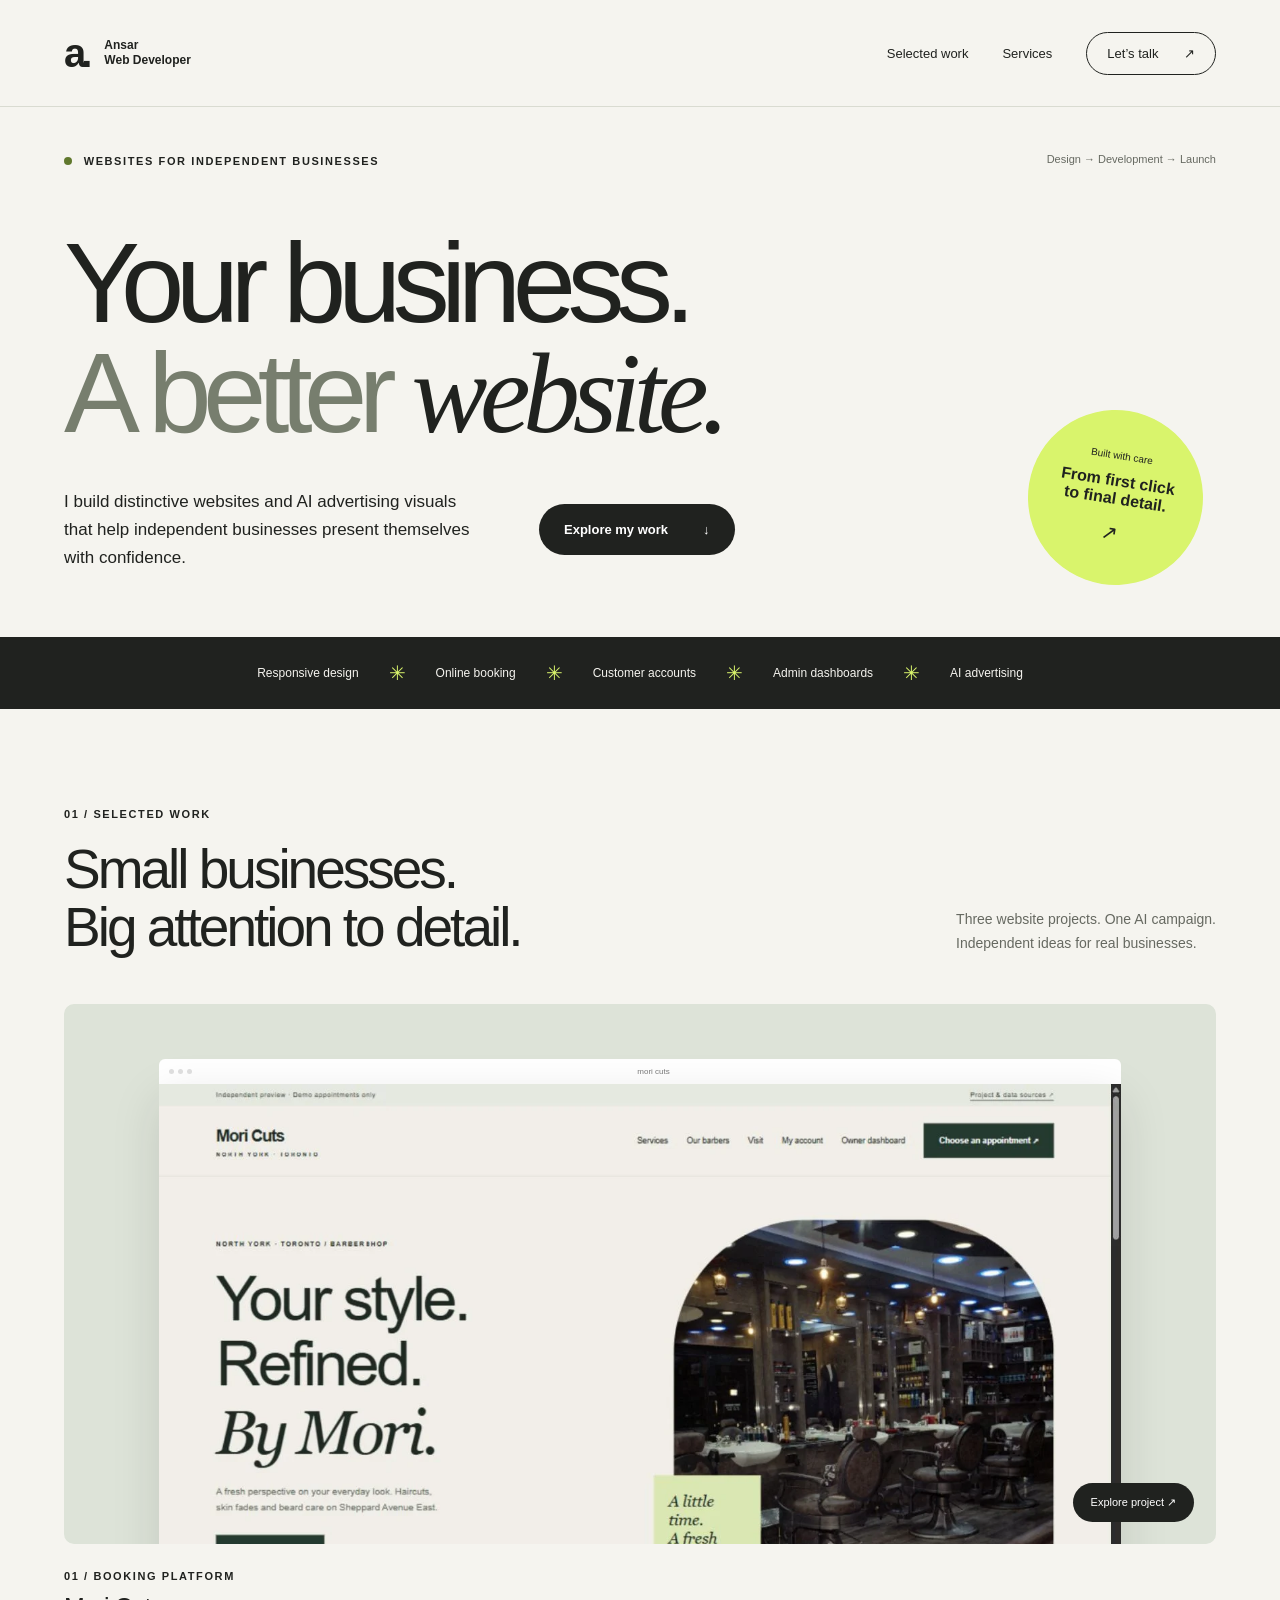
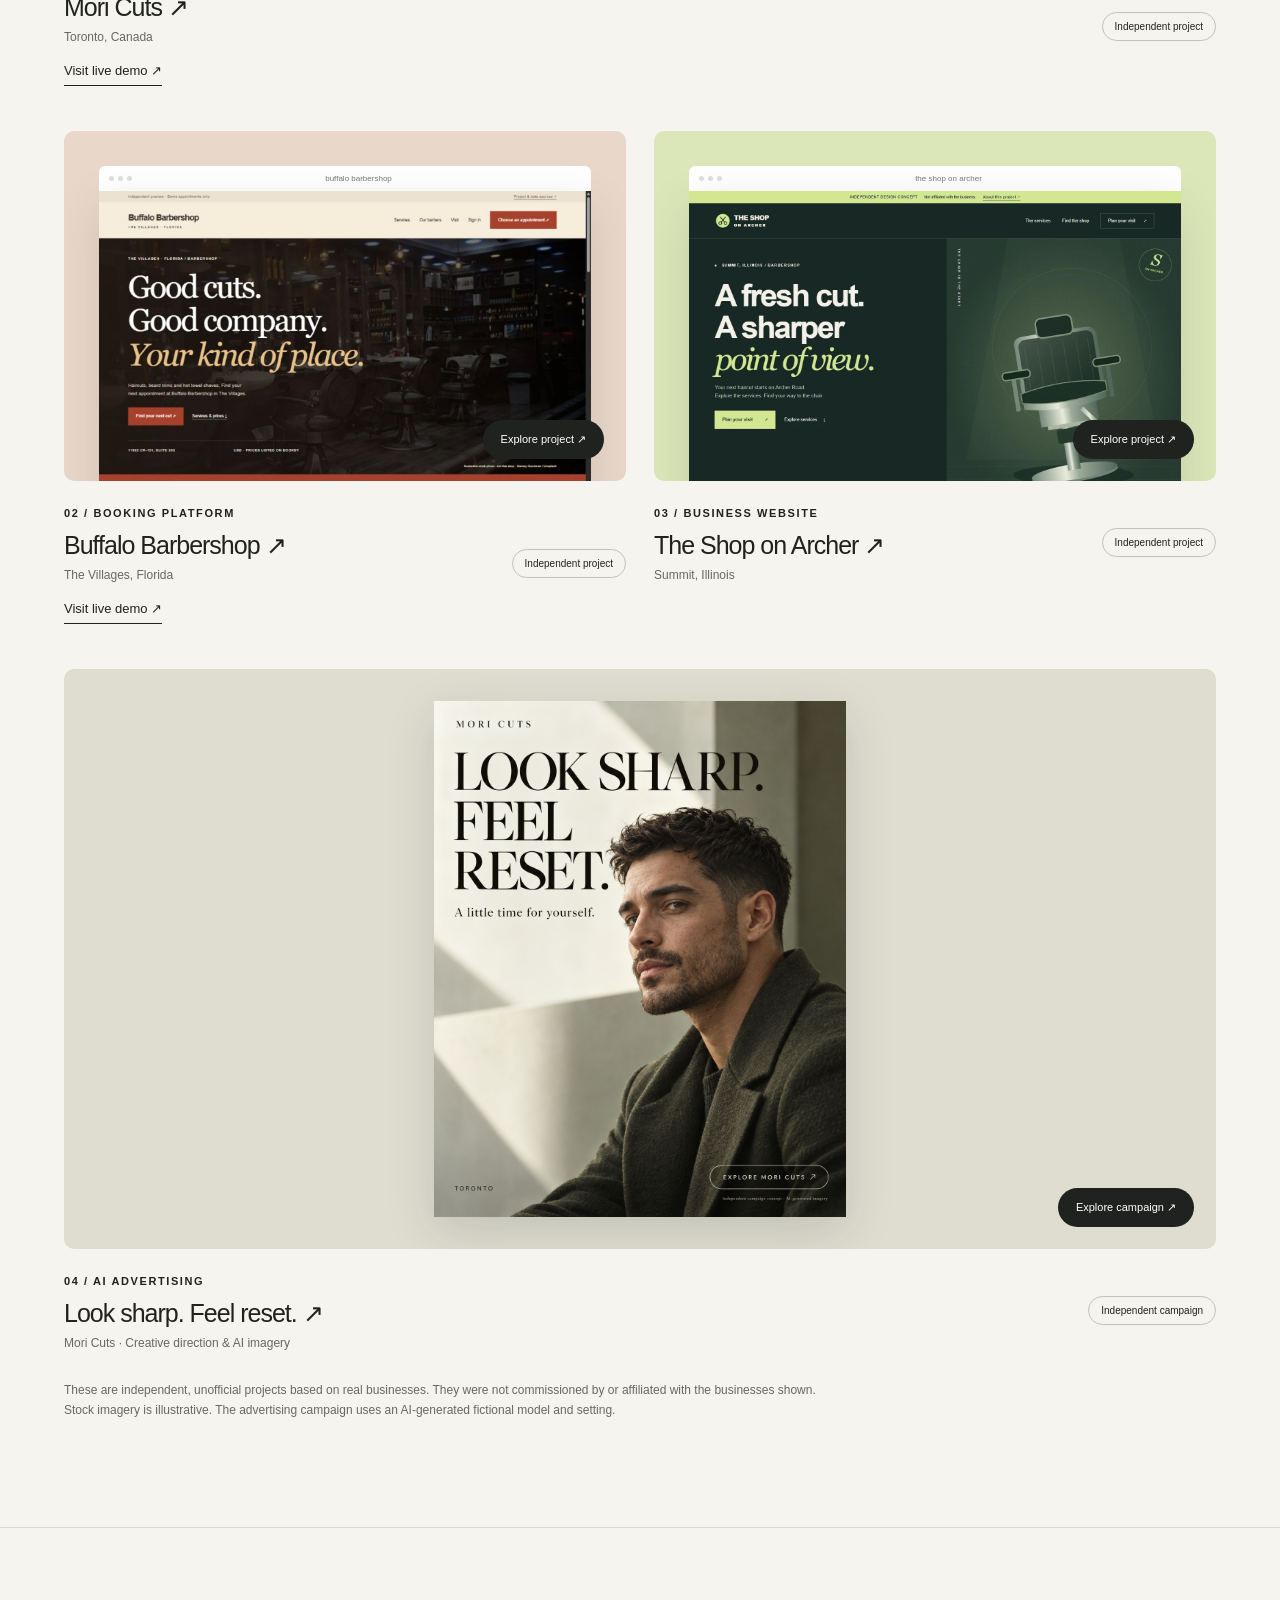
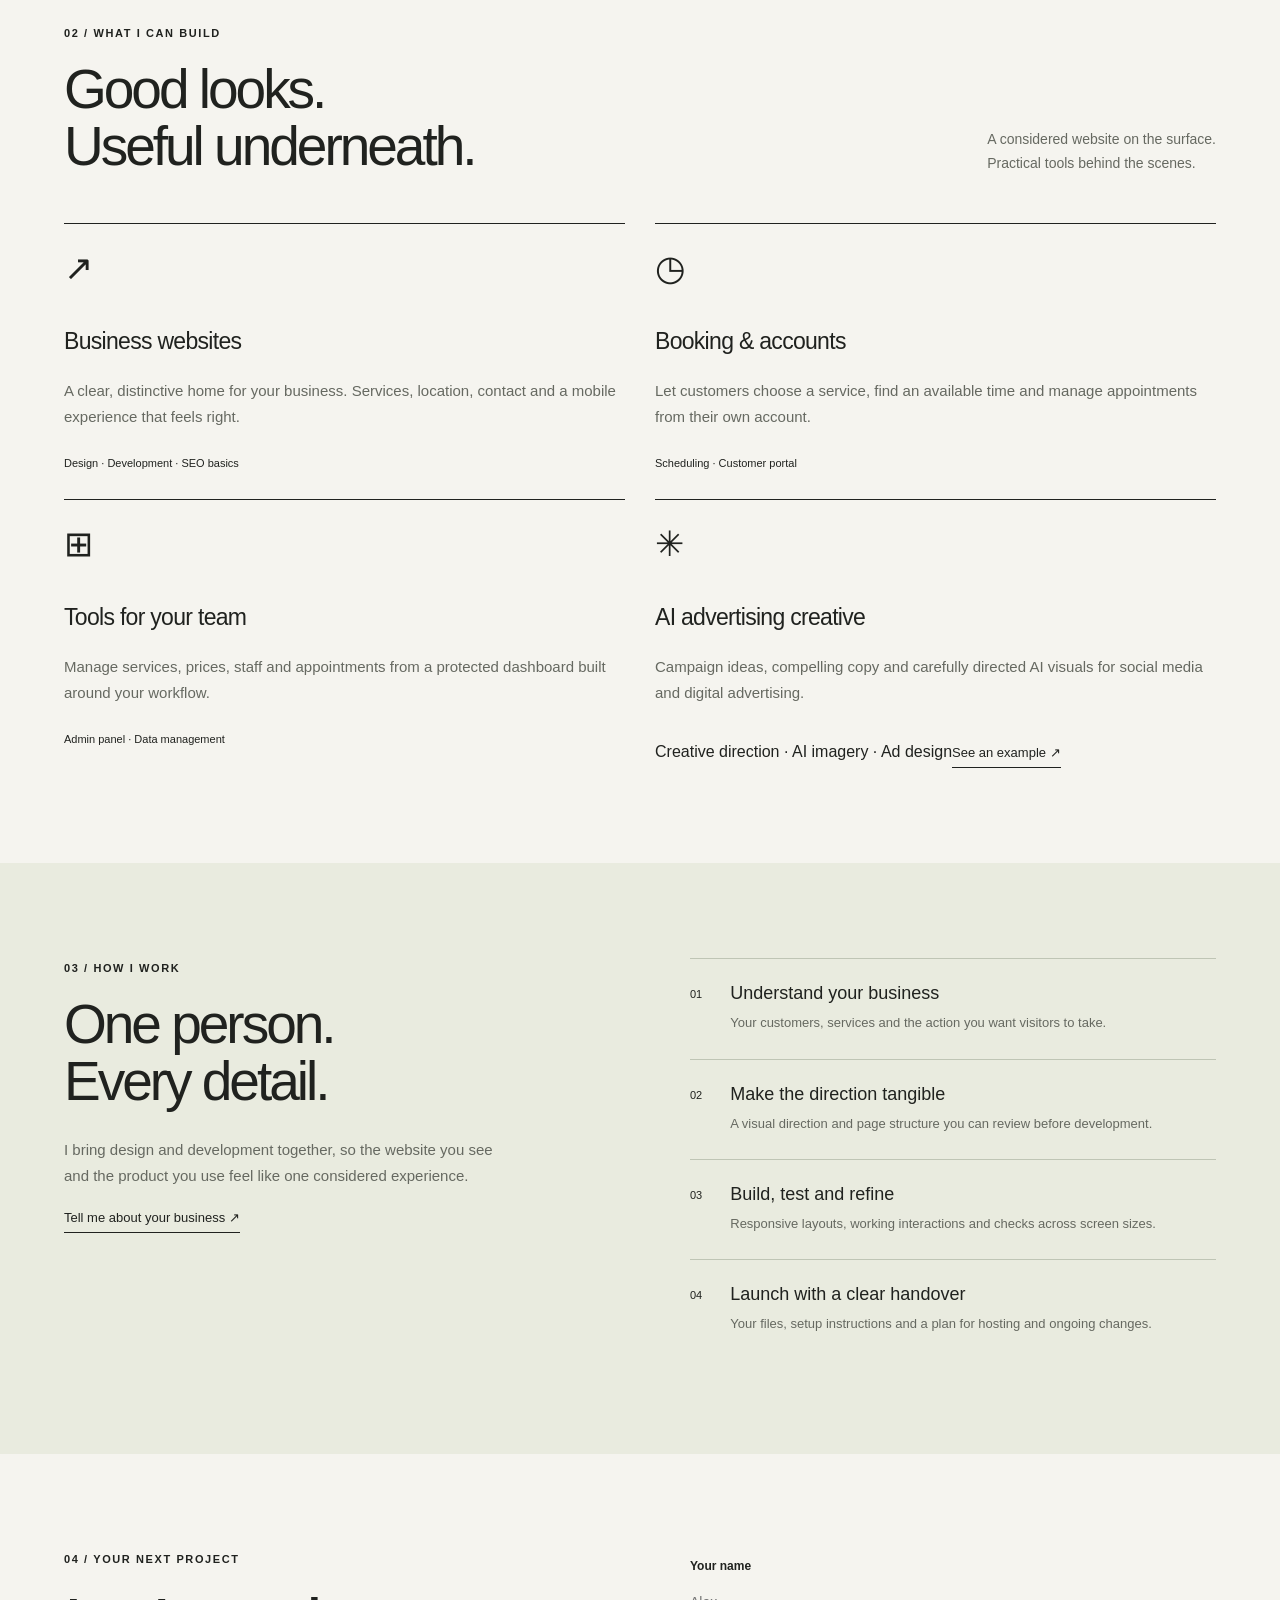
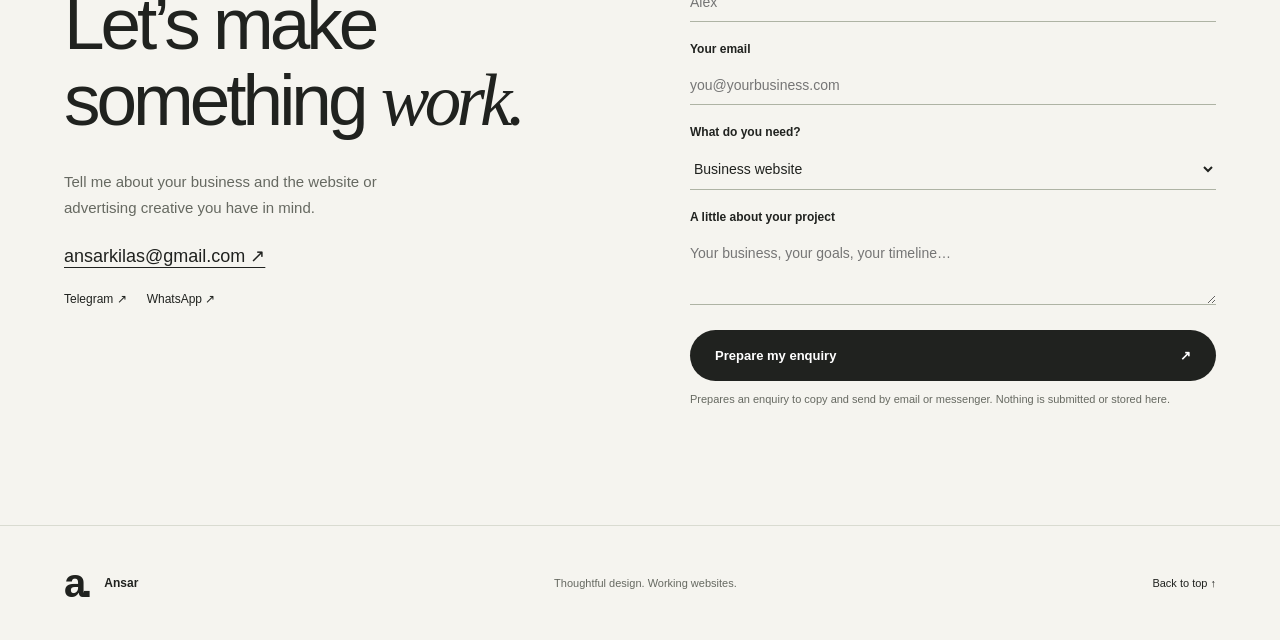
<file: index.html>
<!doctype html><html lang="en"><head><meta charset="utf-8"><meta name="viewport" content="width=device-width,initial-scale=1"><meta name="theme-color" content="#f5f4ef"><title>Ansar — Web Developer — Websites for Small Businesses</title><meta name="description" content="Distinctive websites, online booking and practical admin tools for independent businesses. Explore website projects and an AI advertising campaign."><meta property="og:title" content="Independent Web Developer — Websites for Small Businesses"><meta property="og:description" content="Distinctive websites, online booking and practical admin tools for independent businesses. Explore website projects and an AI advertising campaign."><meta property="og:type" content="website"><link rel="icon" href="assets/favicon.svg" type="image/svg+xml"><link rel="stylesheet" href="styles.css"><script src="config.js" defer></script><script src="script.js" defer></script></head><body><a class="skip" href="#main">Skip to content</a><header class="header"><a class="brand" href="index.html" aria-label="Portfolio home"><span class="brand-symbol">a.</span><span data-brand>Independent<br>Web Developer</span></a><nav aria-label="Main navigation"><a href="index.html#work">Selected work</a><a href="index.html#services">Services</a><a class="nav-contact" href="index.html#contact">Let’s talk <span aria-hidden="true">↗</span></a></nav></header><main id="main"><section class="hero"><div class="hero-top"><span class="eyebrow"><span class="status-dot"></span> Websites for independent businesses</span><span class="hero-index">Design → Development → Launch</span></div><h1>Your business.<br><span>A better</span> <em>website.</em></h1><div class="hero-bottom"><p>I build distinctive websites and AI advertising visuals that help independent businesses present themselves with confidence.</p><a class="button dark" href="#work">Explore my work <span>↓</span></a></div><div class="hero-sticker" aria-hidden="true">Built with care<br><b>From first click<br>to final detail.</b><span>↗</span></div></section><div class="ticker" aria-label="Capabilities"><span>Responsive design</span><i>✳</i><span>Online booking</span><i>✳</i><span>Customer accounts</span><i>✳</i><span>Admin dashboards</span><i>✳</i><span>AI advertising</span></div><section class="work section" id="work"><div class="section-heading"><div><span class="eyebrow">01 / Selected work</span><h2>Small businesses.<br>Big attention to detail.</h2></div><p>Three website projects. One AI campaign.<br>Independent ideas for real businesses.</p></div><div class="projects"><article class="project sage"><a class="project-image" href="mori.html" aria-label="Explore Mori Cuts"><div class="browser-bar"><i></i><i></i><i></i><span>mori cuts</span></div><img src="assets/mori.webp" alt="Mori Cuts website design" loading="lazy" width="1440" height="900"><span class="view-project">Explore project ↗</span></a><div class="project-caption"><div><span class="eyebrow">01 / Booking platform</span><h3><a href="mori.html">Mori Cuts ↗</a></h3><p>Toronto, Canada</p><a class="text-link live-site-link" href="https://mori-cuts.onrender.com/" target="_blank" rel="noopener noreferrer">Visit live demo ↗ <span class="sr-only">(opens in a new tab)</span></a></div><span class="pill">Independent project</span></div></article><article class="project rose"><a class="project-image" href="buffalo.html" aria-label="Explore Buffalo Barbershop"><div class="browser-bar"><i></i><i></i><i></i><span>buffalo barbershop</span></div><img src="assets/buffalo.webp" alt="Buffalo Barbershop website design" loading="lazy" width="1440" height="900"><span class="view-project">Explore project ↗</span></a><div class="project-caption"><div><span class="eyebrow">02 / Booking platform</span><h3><a href="buffalo.html">Buffalo Barbershop ↗</a></h3><p>The Villages, Florida</p><a class="text-link live-site-link" href="https://buffalo-barbershop.onrender.com/" target="_blank" rel="noopener noreferrer">Visit live demo ↗ <span class="sr-only">(opens in a new tab)</span></a></div><span class="pill">Independent project</span></div></article><article class="project lime"><a class="project-image" href="archer.html" aria-label="Explore The Shop on Archer"><div class="browser-bar"><i></i><i></i><i></i><span>the shop on archer</span></div><img src="assets/archer.webp" alt="The Shop on Archer website design" loading="lazy" width="1440" height="900"><span class="view-project">Explore project ↗</span></a><div class="project-caption"><div><span class="eyebrow">03 / Business website</span><h3><a href="archer.html">The Shop on Archer ↗</a></h3><p>Summit, Illinois</p></div><span class="pill">Independent project</span></div></article><article class="project campaign-project"><a class="project-image campaign-thumb" href="ai-advertising.html" aria-label="Explore Mori Cuts AI campaign"><img src="assets/mori-ad.png" alt="Mori Cuts AI advertising poster: Look sharp. Feel reset." loading="lazy" width="1122" height="1402"><span class="view-project">Explore campaign ↗</span></a><div class="project-caption"><div><span class="eyebrow">04 / AI advertising</span><h3><a href="ai-advertising.html">Look sharp. Feel reset. ↗</a></h3><p>Mori Cuts · Creative direction & AI imagery</p></div><span class="pill">Independent campaign</span></div></article></div><p class="project-note">These are independent, unofficial projects based on real businesses. They were not commissioned by or affiliated with the businesses shown. Stock imagery is illustrative. The advertising campaign uses an AI-generated fictional model and setting.</p></section><section class="services section" id="services"><div class="section-heading"><div><span class="eyebrow">02 / What I can build</span><h2>Good looks.<br>Useful underneath.</h2></div><p>A considered website on the surface.<br>Practical tools behind the scenes.</p></div><div class="service-grid"><article><span class="service-icon">↗</span><h3>Business websites</h3><p>A clear, distinctive home for your business. Services, location, contact and a mobile experience that feels right.</p><span>Design · Development · SEO basics</span></article><article><span class="service-icon">◷</span><h3>Booking & accounts</h3><p>Let customers choose a service, find an available time and manage appointments from their own account.</p><span>Scheduling · Customer portal</span></article><article><span class="service-icon">⊞</span><h3>Tools for your team</h3><p>Manage services, prices, staff and appointments from a protected dashboard built around your workflow.</p><span>Admin panel · Data management</span></article><article><span class="service-icon">✳</span><h3>AI advertising creative</h3><p>Campaign ideas, compelling copy and carefully directed AI visuals for social media and digital advertising.</p><span>Creative direction · AI imagery · Ad design</span><a class="text-link" href="ai-advertising.html">See an example ↗</a></article></div></section><section class="approach section" id="about"><div><span class="eyebrow">03 / How I work</span><h2>One person.<br>Every detail.</h2><p class="intro">I bring design and development together, so the website you see and the product you use feel like one considered experience.</p><a class="text-link" href="#contact">Tell me about your business ↗</a></div><ol class="steps"><li><span>01</span><div><h3>Understand your business</h3><p>Your customers, services and the action you want visitors to take.</p></div></li><li><span>02</span><div><h3>Make the direction tangible</h3><p>A visual direction and page structure you can review before development.</p></div></li><li><span>03</span><div><h3>Build, test and refine</h3><p>Responsive layouts, working interactions and checks across screen sizes.</p></div></li><li><span>04</span><div><h3>Launch with a clear handover</h3><p>Your files, setup instructions and a plan for hosting and ongoing changes.</p></div></li></ol></section><section class="contact section" id="contact"><div><span class="eyebrow">04 / Your next project</span><h2>Let’s make<br>something <em>work.</em></h2><p>Tell me about your business and the website or advertising creative you have in mind.</p><a class="contact-direct" id="direct-contact" hidden>Get in touch ↗</a></div><form id="brief-form"><label for="client-name">Your name</label><input id="client-name" name="name" autocomplete="name" required placeholder="Alex"><label for="client-email">Your email</label><input id="client-email" name="email" type="email" autocomplete="email" required placeholder="you@yourbusiness.com"><label for="project-type">What do you need?</label><select id="project-type" name="service"><option>Business website</option><option>Website + booking system</option><option>Website redesign</option><option>AI advertising creative</option><option>Website + AI advertising</option><option>Something else</option></select><label for="project-message">A little about your project</label><textarea id="project-message" name="message" rows="3" required placeholder="Your business, your goals, your timeline…"></textarea><button class="button dark" type="submit">Prepare my enquiry <span>↗</span></button><p class="form-note">Prepares an enquiry to copy and send by email or messenger. Nothing is submitted or stored here.</p><p role="status" id="form-status"></p><div id="draft-panel" hidden><label for="draft-text">Your enquiry</label><textarea id="draft-text" rows="8" readonly></textarea><button type="button" class="text-link" id="copy-draft">Copy enquiry ↗</button></div></form></section></main><footer><a class="brand" href="index.html"><span class="brand-symbol">a.</span><span data-name>Independent Web Developer</span></a><p>Thoughtful design. Working websites.</p><a href="#main">Back to top ↑</a></footer></body></html>
</file>
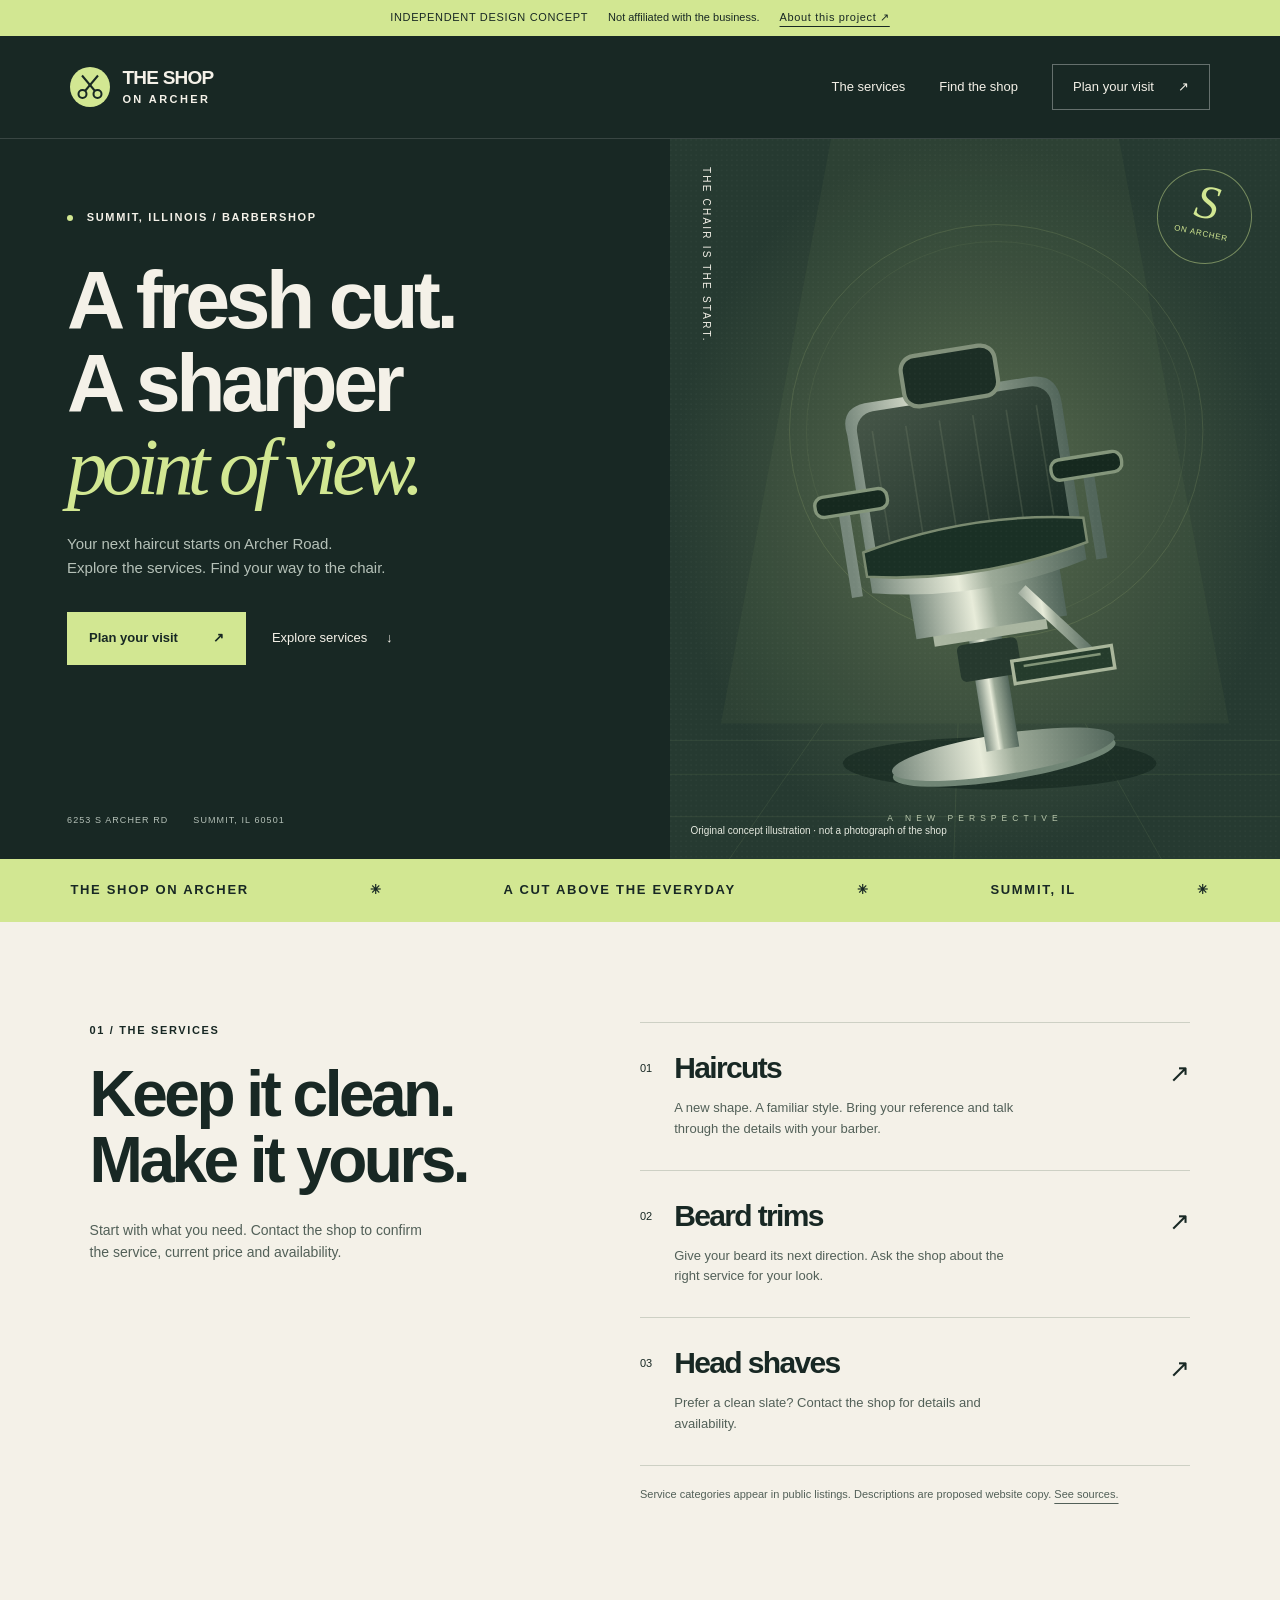
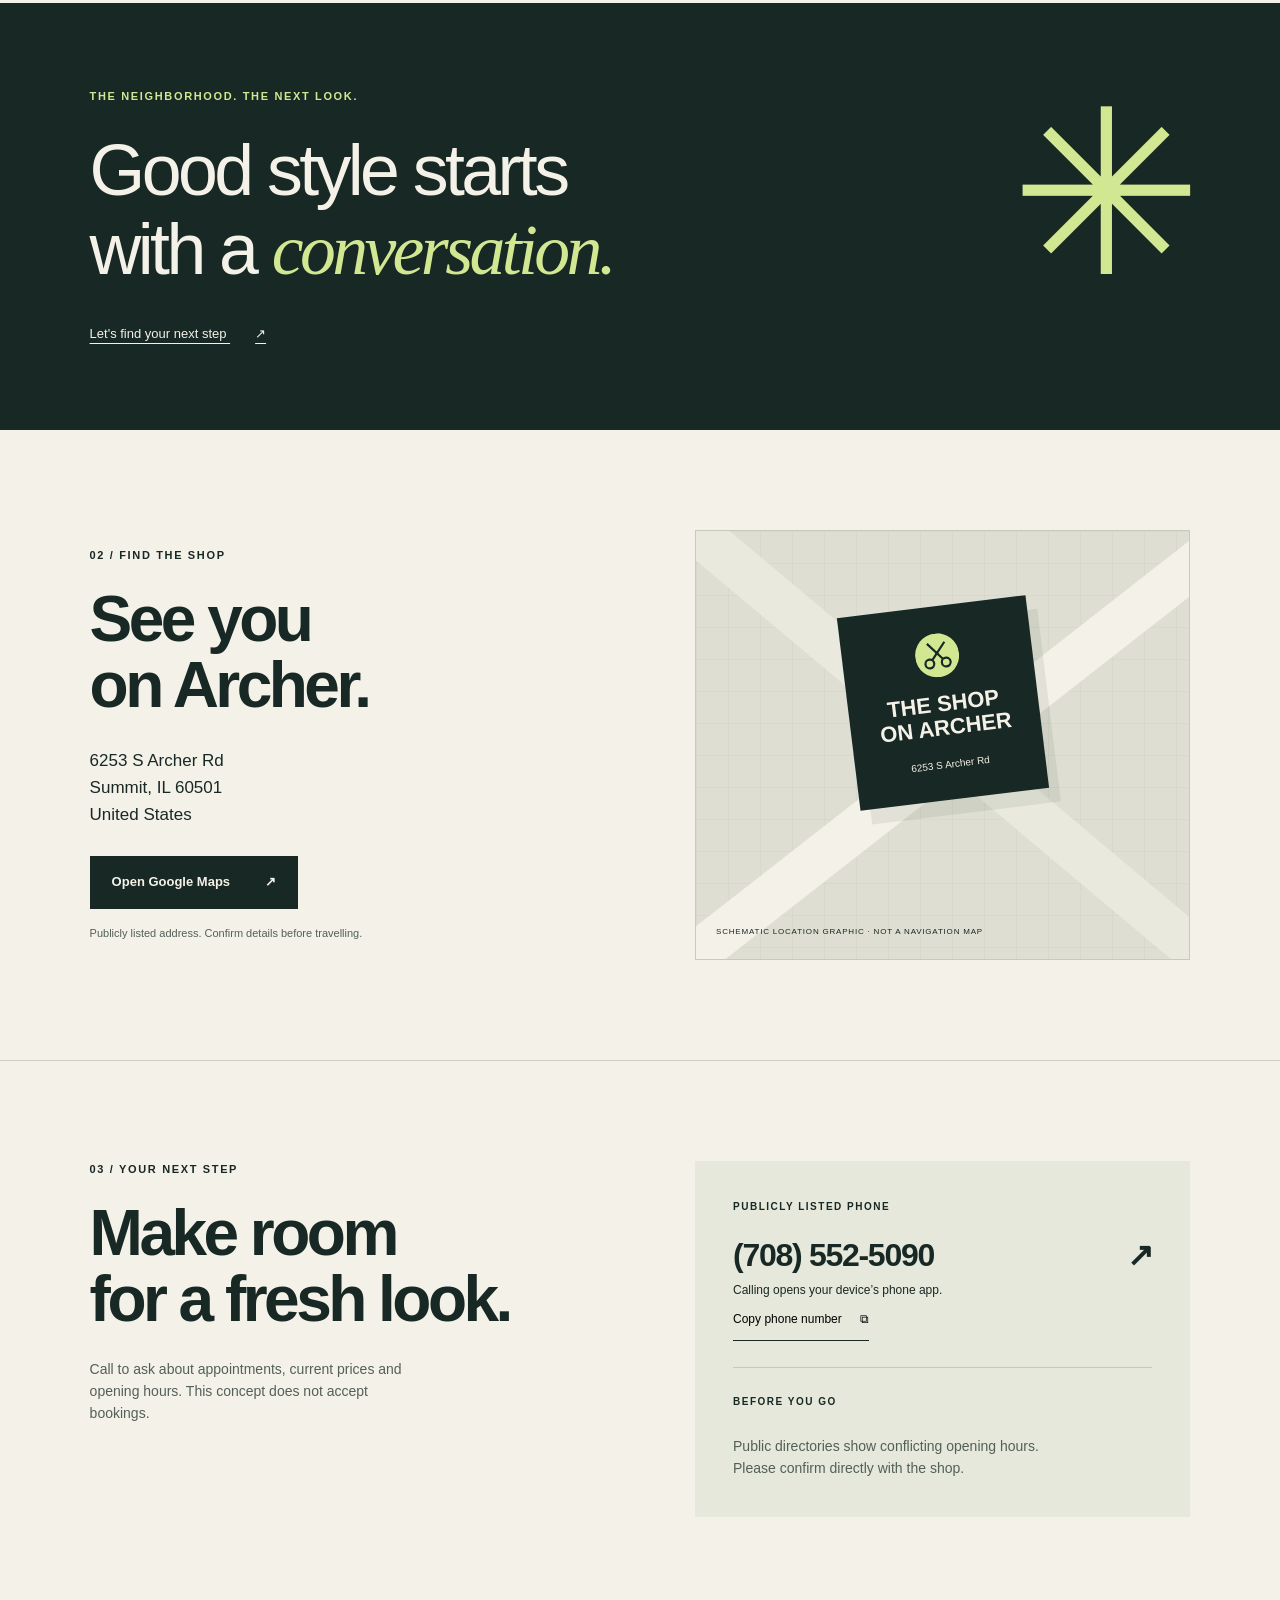
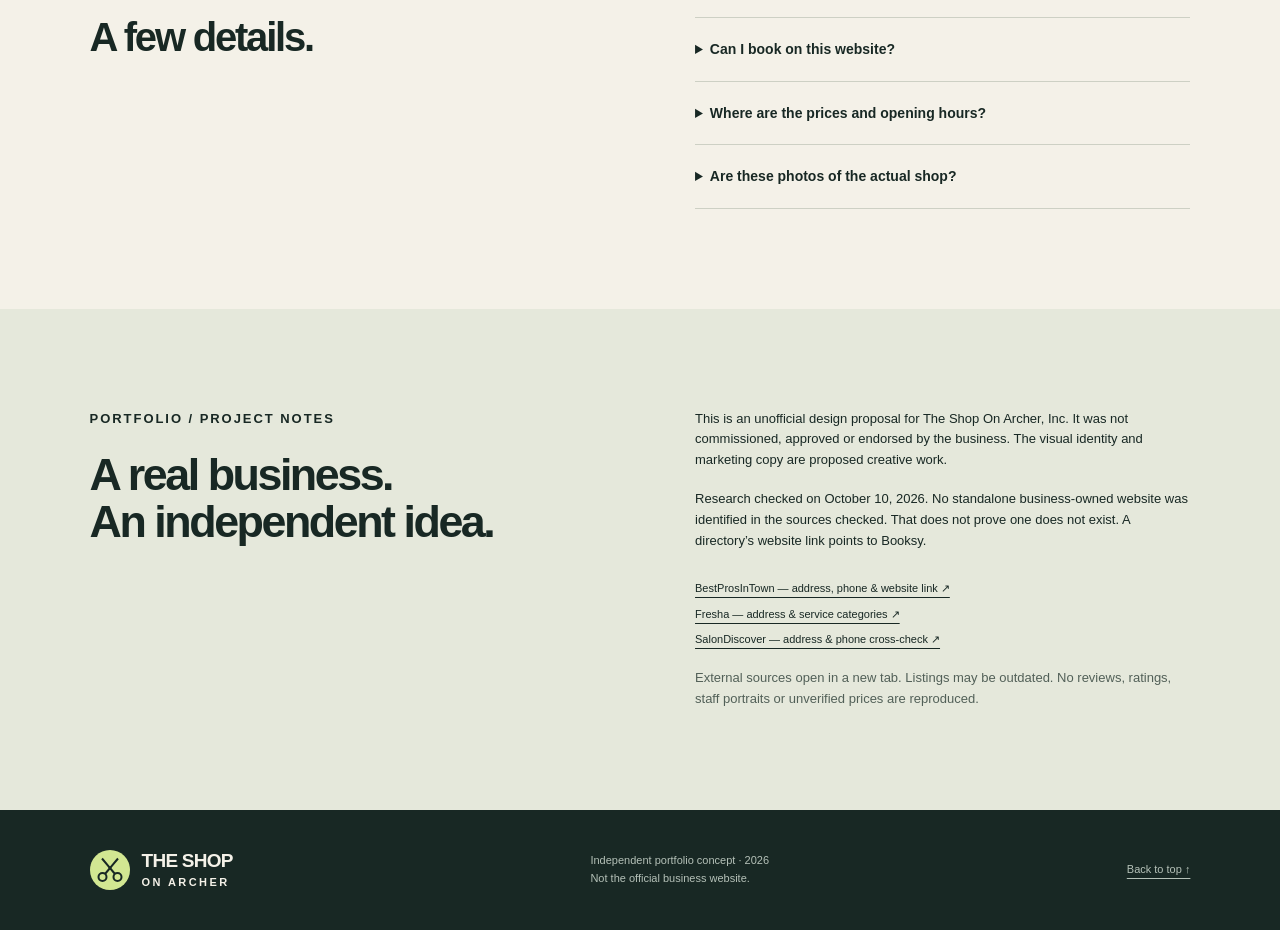
<file: projects/archer/index.html>
<!doctype html>
<html lang="en">
<head>
  <meta charset="utf-8"><meta name="viewport" content="width=device-width,initial-scale=1">
  <title>The Shop on Archer — Independent Website Concept</title>
  <meta name="description" content="An independent, unofficial website concept for The Shop on Archer, a barbershop in Summit, Illinois. Explore listed services and location information.">
  <meta name="robots" content="noindex,nofollow">
  <meta name="theme-color" content="#182824">
  <meta property="og:title" content="The Shop on Archer — Website Concept">
  <meta property="og:description" content="Independent portfolio concept. Not commissioned or endorsed by the business.">
  <meta property="og:type" content="website">
  <link rel="icon" href="assets/mark.svg" type="image/svg+xml">
  <link rel="stylesheet" href="styles.css"><script src="script.js" defer></script>
</head>
<body>
<a class="skip" href="#main">Skip to content</a>
<div class="concept-bar">INDEPENDENT DESIGN CONCEPT <span>Not affiliated with the business.</span> <a href="#project">About this project ↗</a></div>
<header class="header">
  <a class="brand" href="#" aria-label="The Shop on Archer, back to top"><img src="assets/mark.svg" width="40" height="40" alt=""><span>THE SHOP<small>ON ARCHER</small></span></a>
  <button class="menu-toggle" aria-expanded="false" aria-controls="navigation" hidden>Menu <span aria-hidden="true">☰</span></button>
  <nav id="navigation" aria-label="Main navigation"><a href="#services">The services</a><a href="#visit">Find the shop</a><a class="nav-cta" href="#contact">Plan your visit <span aria-hidden="true">↗</span></a></nav>
</header>
<main id="main">
  <section class="hero" aria-labelledby="hero-title">
    <div class="hero-copy"><p class="eyebrow"><span class="dot"></span> SUMMIT, ILLINOIS / BARBERSHOP</p><h1 id="hero-title">A fresh cut.<br>A sharper<br><em>point of view.</em></h1><p class="intro">Your next haircut starts on Archer Road.<br>Explore the services. Find your way to the chair.</p><div class="actions"><a class="button" href="#contact">Plan your visit <span aria-hidden="true">↗</span></a><a class="text-link" href="#services">Explore services <span aria-hidden="true">↓</span></a></div><div class="hero-foot"><span>6253 S ARCHER RD</span><span>SUMMIT, IL 60501</span></div></div>
    <figure class="hero-art"><img src="assets/chair.svg" width="720" height="850" alt="Original editorial illustration of a barber chair under a spotlight"><span class="art-label">THE CHAIR IS THE START.</span><figcaption>Original concept illustration · not a photograph of the shop</figcaption><div class="art-stamp" aria-hidden="true">S<br><small>ON ARCHER</small></div></figure>
  </section>
  <div class="ticker" aria-hidden="true"><span>THE SHOP ON ARCHER</span><span>✳</span><span>A CUT ABOVE THE EVERYDAY</span><span>✳</span><span>SUMMIT, IL</span><span>✳</span></div>
  <section class="services section" id="services" aria-labelledby="services-title"><div class="section-heading"><p class="eyebrow">01 / THE SERVICES</p><h2 id="services-title">Keep it clean.<br>Make it yours.</h2><p>Start with what you need. Contact the shop to confirm the service, current price and availability.</p></div><div class="service-list"><article><span class="number">01</span><div><h3>Haircuts</h3><p>A new shape. A familiar style. Bring your reference and talk through the details with your barber.</p></div><span aria-hidden="true">↗</span></article><article><span class="number">02</span><div><h3>Beard trims</h3><p>Give your beard its next direction. Ask the shop about the right service for your look.</p></div><span aria-hidden="true">↗</span></article><article><span class="number">03</span><div><h3>Head shaves</h3><p>Prefer a clean slate? Contact the shop for details and availability.</p></div><span aria-hidden="true">↗</span></article><p class="source-note">Service categories appear in public listings. Descriptions are proposed website copy. <a href="#project">See sources.</a></p></div></section>
  <section class="statement"><p class="eyebrow">THE NEIGHBORHOOD. THE NEXT LOOK.</p><p class="statement-text">Good style starts<br>with a <em>conversation.</em></p><a class="light-link" href="#contact">Let's find your next step <span aria-hidden="true">↗</span></a><span class="statement-star" aria-hidden="true">✳</span></section>
  <section class="visit section" id="visit" aria-labelledby="visit-title"><div><p class="eyebrow">02 / FIND THE SHOP</p><h2 id="visit-title">See you<br>on Archer.</h2><address>6253 S Archer Rd<br>Summit, IL 60501<br>United States</address><a class="button dark" href="https://www.google.com/maps/search/?api=1&amp;query=The+Shop+On+Archer+6253+S+Archer+Rd+Summit+IL+60501" target="_blank" rel="noopener noreferrer">Open Google Maps <span aria-hidden="true">↗</span><span class="sr-only"> (opens in a new tab)</span></a><p class="fine">Publicly listed address. Confirm details before travelling.</p></div><div class="location-art"><div class="street street-one">S ARCHER RD</div><div class="street street-two">SUMMIT / ILLINOIS</div><div class="location-card"><img src="assets/mark.svg" alt="" width="44" height="44"><strong>THE SHOP<br>ON ARCHER</strong><span>6253 S Archer Rd</span></div><span class="map-caption">SCHEMATIC LOCATION GRAPHIC · NOT A NAVIGATION MAP</span></div></section>
  <section class="contact section" id="contact" aria-labelledby="contact-title"><div><p class="eyebrow">03 / YOUR NEXT STEP</p><h2 id="contact-title">Make room<br>for a fresh look.</h2><p>Call to ask about appointments, current prices and opening hours. This concept does not accept bookings.</p></div><div class="contact-card"><p class="eyebrow">PUBLICLY LISTED PHONE</p><a class="phone" href="tel:+17085525090">(708) 552-5090 <span aria-hidden="true">↗</span></a><p>Calling opens your device’s phone app.</p><button class="copy-button" type="button" hidden>Copy phone number <span aria-hidden="true">⧉</span></button><p id="copy-status" role="status" aria-live="polite"></p><hr><p class="eyebrow">BEFORE YOU GO</p><p>Public directories show conflicting opening hours. Please confirm directly with the shop.</p></div></section>
  <section class="faq section" aria-labelledby="faq-title"><h2 id="faq-title">A few details.</h2><div><details><summary>Can I book on this website?</summary><p>No. This is an independent portfolio concept. The phone link lets you contact the publicly listed number. No appointment is created or confirmed here.</p></details><details><summary>Where are the prices and opening hours?</summary><p>Prices have been left out because a current business-approved price list has not been obtained. Directory opening hours disagree; call to confirm both.</p></details><details><summary>Are these photos of the actual shop?</summary><p>No business photographs are used. The chair and location graphic are original illustrations created for this concept.</p></details></div></section>
  <section class="project section" id="project" aria-labelledby="project-title"><div><p class="eyebrow">PORTFOLIO / PROJECT NOTES</p><h2 id="project-title">A real business.<br>An independent idea.</h2></div><div><p>This is an unofficial design proposal for The Shop On Archer, Inc. It was not commissioned, approved or endorsed by the business. The visual identity and marketing copy are proposed creative work.</p><p>Research checked on <time datetime="2026-10-10">October 10, 2026</time>. No standalone business-owned website was identified in the sources checked. That does not prove one does not exist. A directory’s website link points to Booksy.</p><ul class="source-links"><li><a href="https://www.bestprosintown.com/il/summit/the-shop-on-archer-inc-/" target="_blank" rel="noopener noreferrer">BestProsInTown — address, phone & website link ↗</a></li><li><a href="https://www.fresha.com/es/lvp/the-shop-on-archer-inc-south-archer-road-summit-ovvVE9" target="_blank" rel="noopener noreferrer">Fresha — address & service categories ↗</a></li><li><a href="https://salondiscover.com/the-shop-on-archer-inc-60501/" target="_blank" rel="noopener noreferrer">SalonDiscover — address & phone cross-check ↗</a></li></ul><p class="fine">External sources open in a new tab. Listings may be outdated. No reviews, ratings, staff portraits or unverified prices are reproduced.</p></div></section>
</main>
<footer><a class="brand" href="#"><img src="assets/mark.svg" alt="" width="40" height="40"><span>THE SHOP<small>ON ARCHER</small></span></a><p>Independent portfolio concept · 2026<br>Not the official business website.</p><a href="#main">Back to top ↑</a></footer>
</body>
</html>
</file>
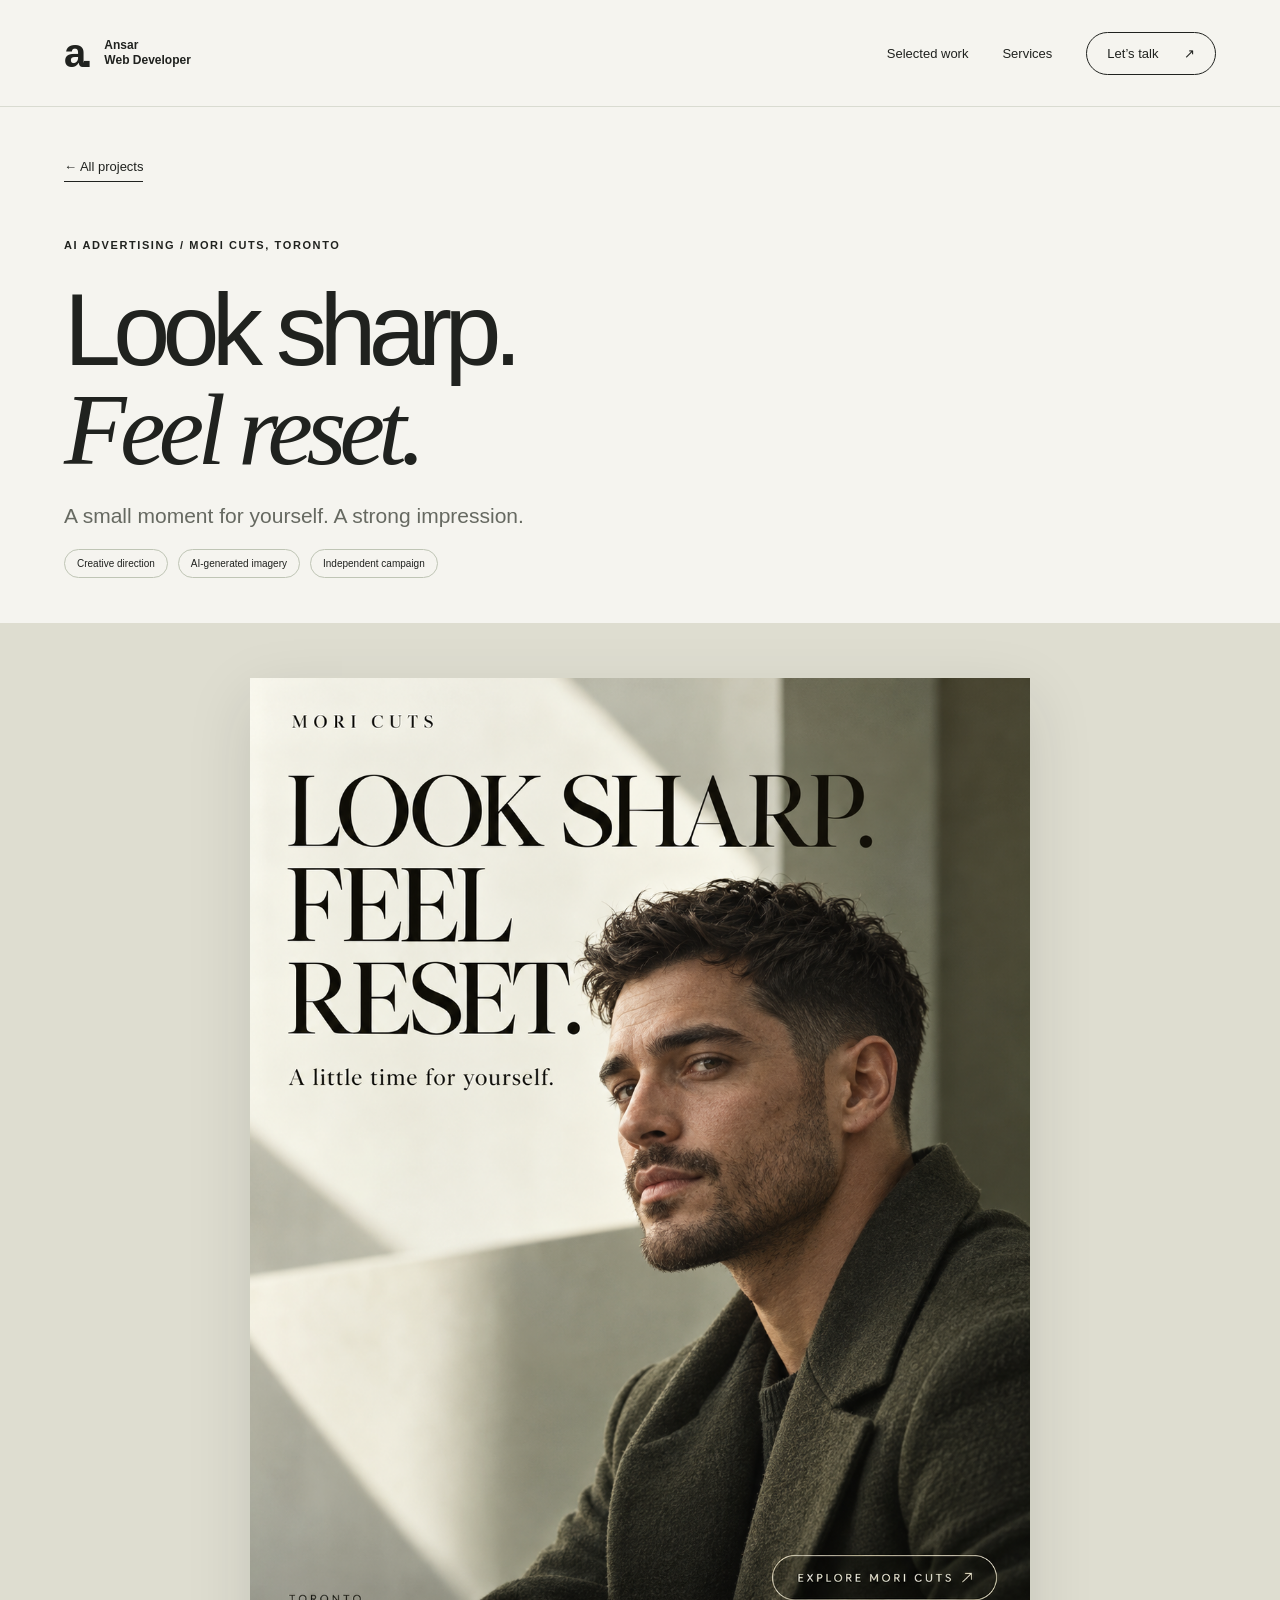
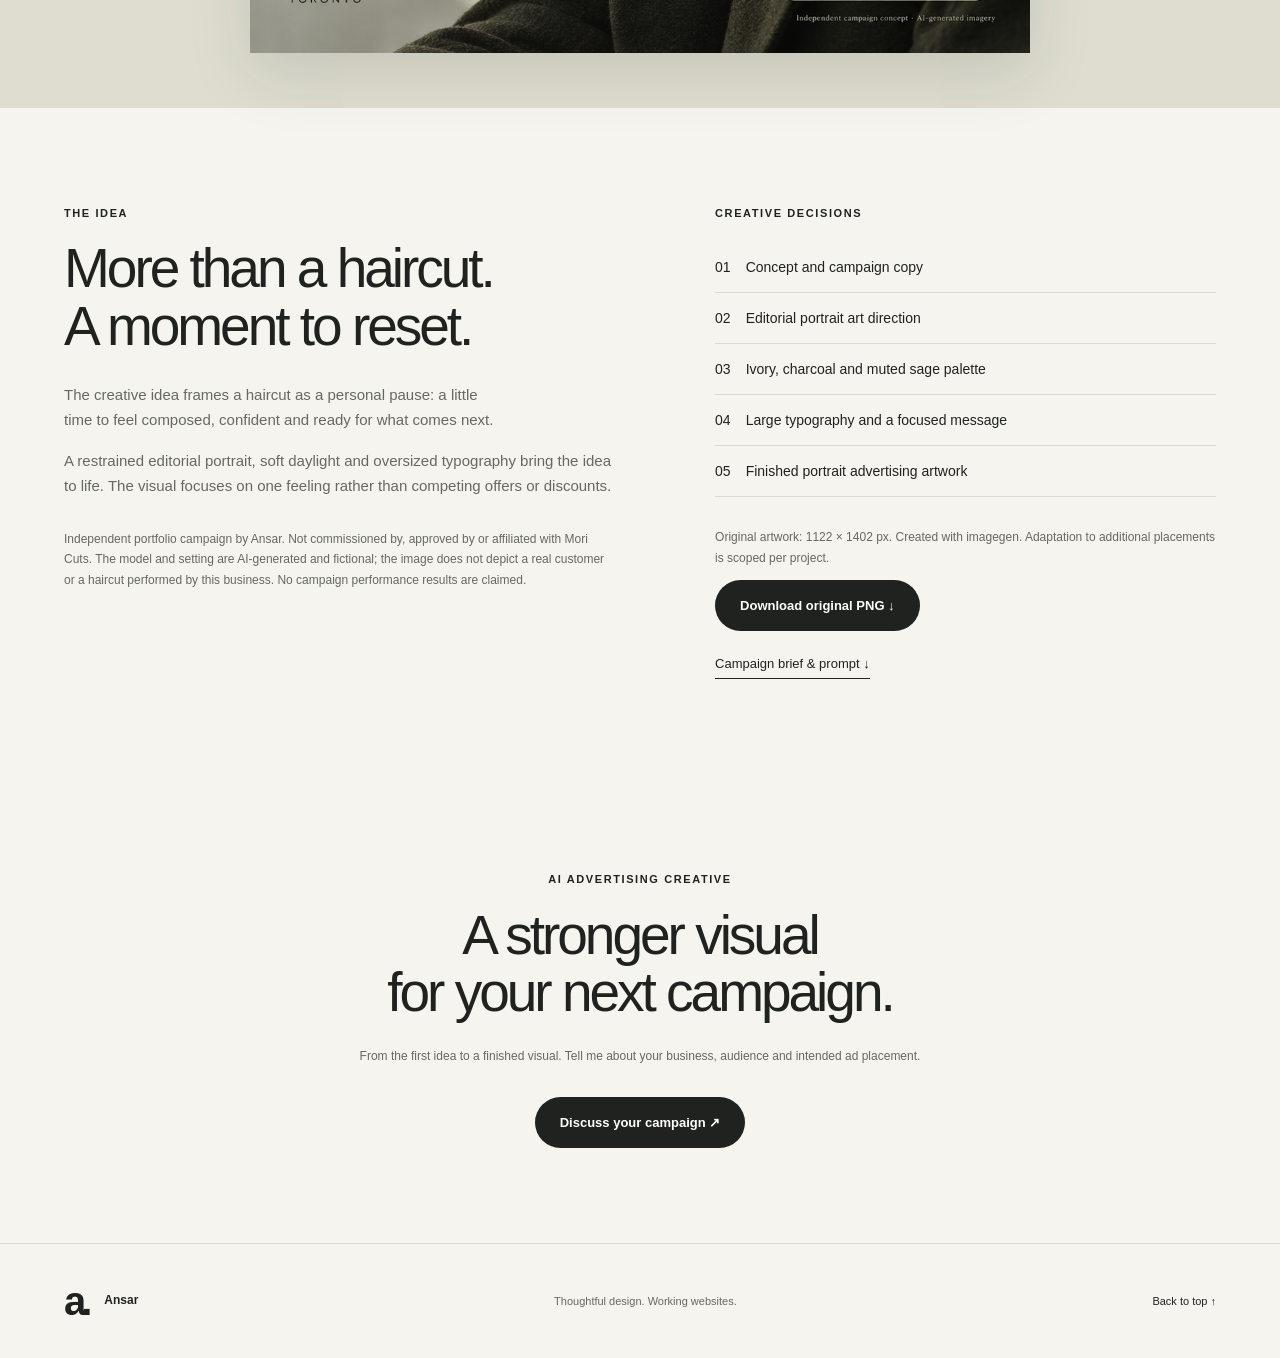
<file: ai-advertising.html>
<!doctype html><html lang="en"><head><meta charset="utf-8"><meta name="viewport" content="width=device-width,initial-scale=1"><meta name="theme-color" content="#f5f4ef"><title>Mori Cuts — AI Advertising by Ansar</title><meta name="description" content="Independent AI advertising campaign by Ansar: creative direction, copy and editorial imagery for Mori Cuts."><meta property="og:title" content="Mori Cuts — AI Advertising by Ansar"><meta property="og:description" content="Independent AI advertising campaign by Ansar: creative direction, copy and editorial imagery for Mori Cuts."><meta property="og:type" content="website"><link rel="icon" href="assets/favicon.svg" type="image/svg+xml"><link rel="stylesheet" href="styles.css"><script src="config.js" defer></script><script src="script.js" defer></script></head><body><a class="skip" href="#main">Skip to content</a><header class="header"><a class="brand" href="index.html" aria-label="Portfolio home"><span class="brand-symbol">a.</span><span data-brand>Independent<br>Web Developer</span></a><nav aria-label="Main navigation"><a href="index.html#work">Selected work</a><a href="index.html#services">Services</a><a class="nav-contact" href="index.html#contact">Let’s talk <span aria-hidden="true">↗</span></a></nav></header><main id="main"><section class="case-hero section"><a class="text-link" href="index.html#work">← All projects</a><div class="case-meta eyebrow">AI advertising / Mori Cuts, Toronto</div><h1>Look sharp.<br><em>Feel reset.</em></h1><p class="case-headline">A small moment for yourself. A strong impression.</p><div class="case-tags"><span class="pill">Creative direction</span><span class="pill">AI-generated imagery</span><span class="pill">Independent campaign</span></div></section><section class="campaign-showcase" aria-label="Campaign artwork"><img src="assets/mori-ad.png" alt="Mori Cuts campaign poster with a fictional male model, cinematic daylight and the headline Look sharp. Feel reset." width="1122" height="1402"></section><section class="case-overview section"><div><span class="eyebrow">The idea</span><h2>More than a haircut.<br>A moment to reset.</h2><p class="intro">The creative idea frames a haircut as a personal pause: a little time to feel composed, confident and ready for what comes next.</p><p>A restrained editorial portrait, soft daylight and oversized typography bring the idea to life. The visual focuses on one feeling rather than competing offers or discounts.</p><p class="project-note">Independent portfolio campaign by Ansar. Not commissioned by, approved by or affiliated with Mori Cuts. The model and setting are AI-generated and fictional; the image does not depict a real customer or a haircut performed by this business. No campaign performance results are claimed.</p></div><div><span class="eyebrow">Creative decisions</span><ul class="feature-list"><li><span>01</span>Concept and campaign copy</li><li><span>02</span>Editorial portrait art direction</li><li><span>03</span>Ivory, charcoal and muted sage palette</li><li><span>04</span>Large typography and a focused message</li><li><span>05</span>Finished portrait advertising artwork</li></ul><p class="project-note">Original artwork: 1122 × 1402 px. Created with imagegen. Adaptation to additional placements is scoped per project.</p><a class="button dark" href="assets/mori-ad.png" download>Download original PNG ↓</a><a class="text-link" href="downloads/mori-ai-campaign.zip" download>Campaign brief & prompt ↓</a></div></section><section class="case-cta section"><span class="eyebrow">AI advertising creative</span><h2>A stronger visual<br>for your next campaign.</h2><p class="project-note campaign-cta-note">From the first idea to a finished visual. Tell me about your business, audience and intended ad placement.</p><a class="button dark" href="index.html#contact">Discuss your campaign ↗</a></section></main><footer><a class="brand" href="index.html"><span class="brand-symbol">a.</span><span data-name>Independent Web Developer</span></a><p>Thoughtful design. Working websites.</p><a href="#main">Back to top ↑</a></footer></body></html>
</file>
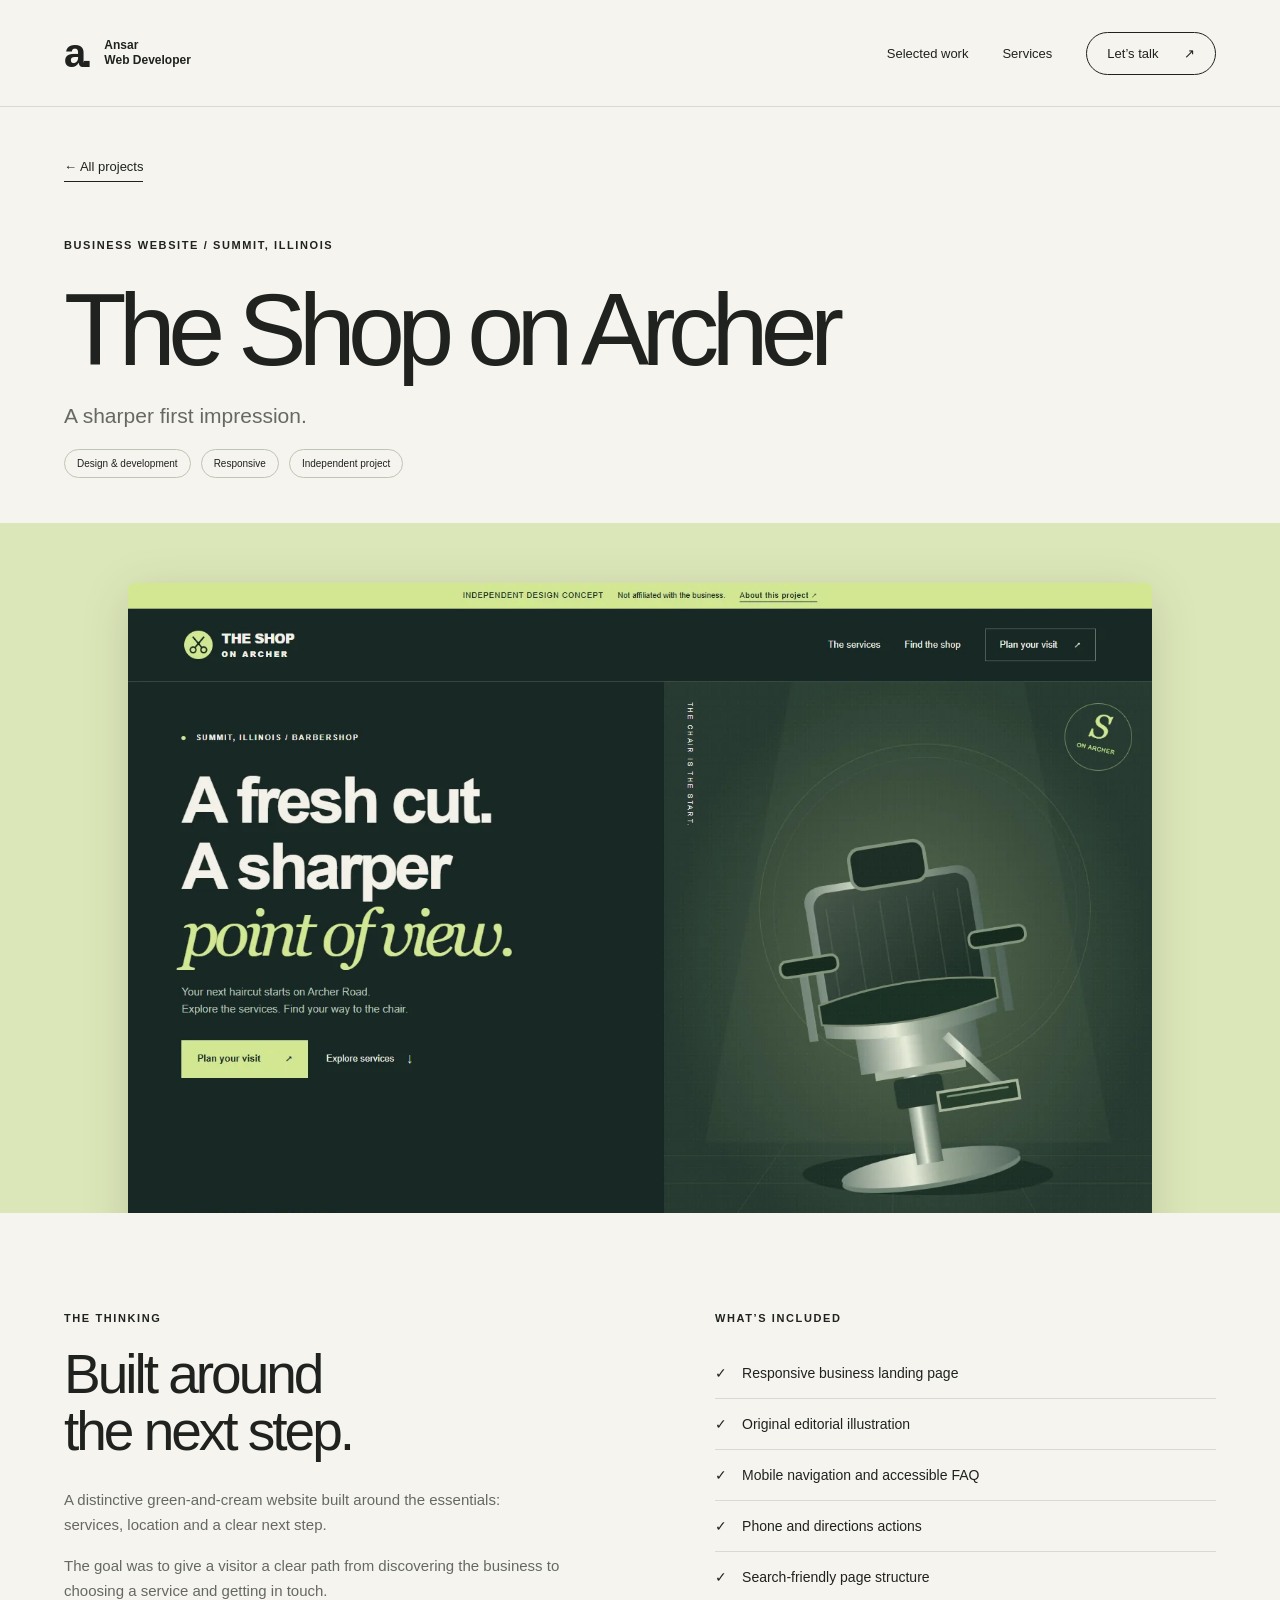
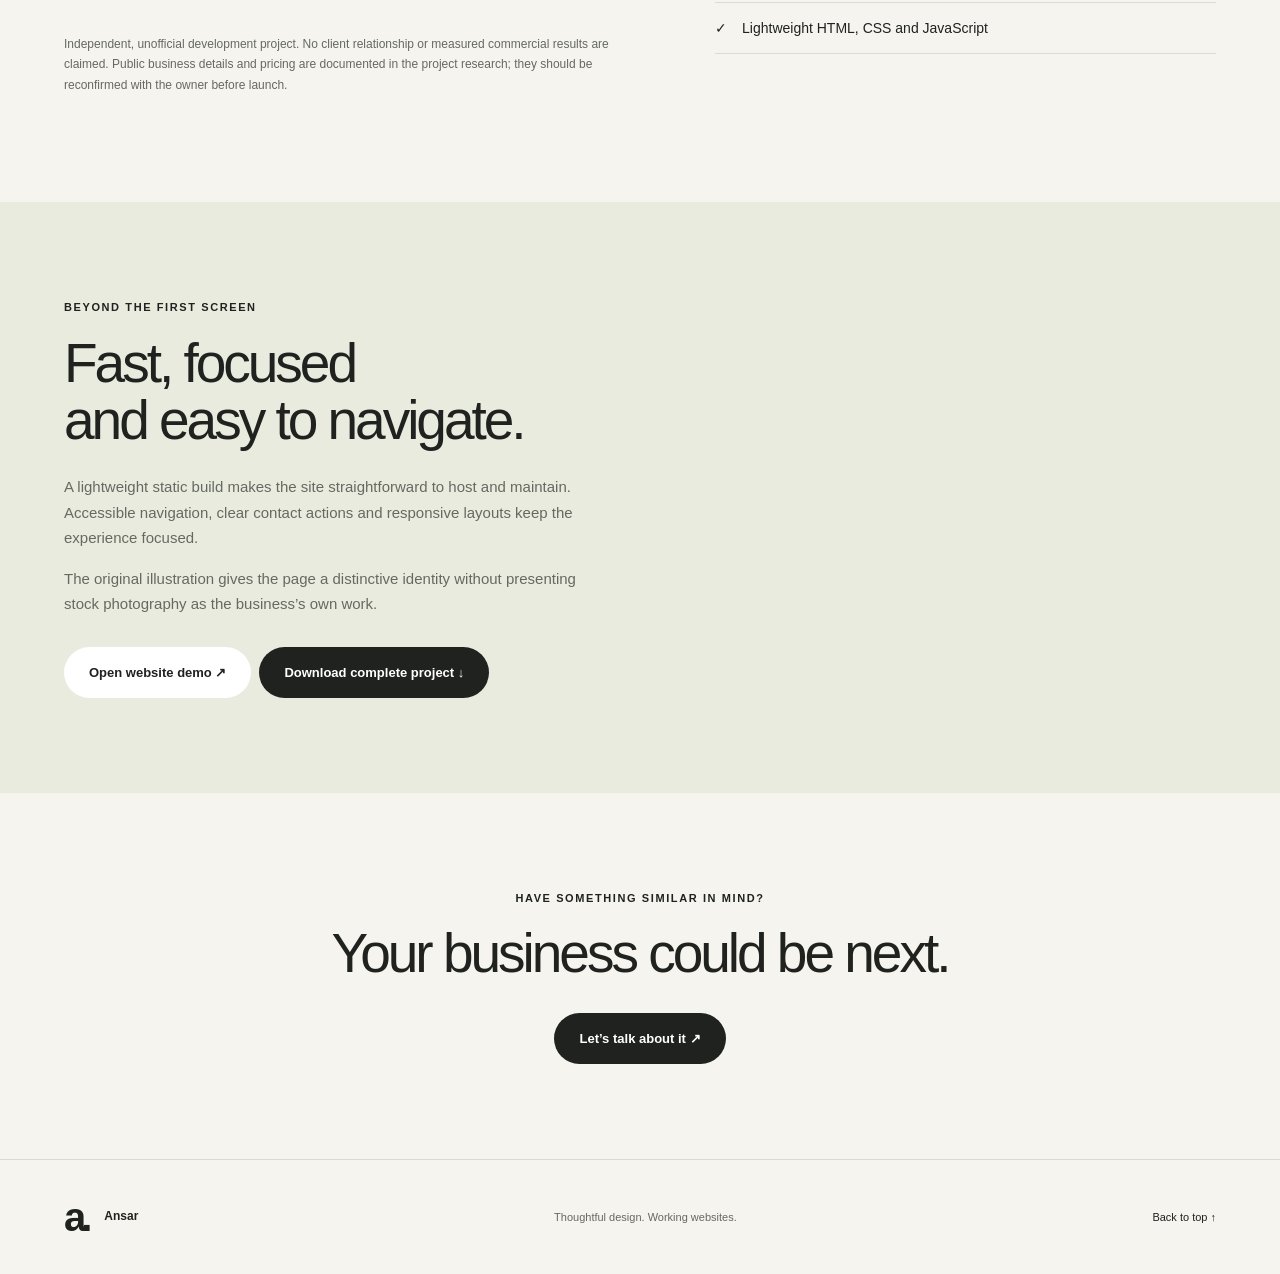
<file: archer.html>
<!doctype html><html lang="en"><head><meta charset="utf-8"><meta name="viewport" content="width=device-width,initial-scale=1"><meta name="theme-color" content="#f5f4ef"><title>The Shop on Archer — Website project</title><meta name="description" content="A distinctive green-and-cream website built around the essentials: services, location and a clear next step."><meta property="og:title" content="The Shop on Archer — Website project"><meta property="og:description" content="A distinctive green-and-cream website built around the essentials: services, location and a clear next step."><meta property="og:type" content="website"><link rel="icon" href="assets/favicon.svg" type="image/svg+xml"><link rel="stylesheet" href="styles.css"><script src="config.js" defer></script><script src="script.js" defer></script></head><body><a class="skip" href="#main">Skip to content</a><header class="header"><a class="brand" href="index.html" aria-label="Portfolio home"><span class="brand-symbol">a.</span><span data-brand>Independent<br>Web Developer</span></a><nav aria-label="Main navigation"><a href="index.html#work">Selected work</a><a href="index.html#services">Services</a><a class="nav-contact" href="index.html#contact">Let’s talk <span aria-hidden="true">↗</span></a></nav></header><main id="main"><section class="case-hero section"><a class="text-link" href="index.html#work">← All projects</a><div class="case-meta eyebrow">Business website / Summit, Illinois</div><h1>The Shop on Archer</h1><p class="case-headline">A sharper first impression.</p><div class="case-tags"><span class="pill">Design & development</span><span class="pill">Responsive</span><span class="pill">Independent project</span></div></section><div class="case-cover lime"><img src="assets/archer.webp" alt="The Shop on Archer desktop website" width="1440" height="900"></div><section class="case-overview section"><div><span class="eyebrow">The thinking</span><h2>Built around<br>the next step.</h2><p class="intro">A distinctive green-and-cream website built around the essentials: services, location and a clear next step.</p><p>The goal was to give a visitor a clear path from discovering the business to choosing a service and getting in touch.</p><p class="project-note">Independent, unofficial development project. No client relationship or measured commercial results are claimed. Public business details and pricing are documented in the project research; they should be reconfirmed with the owner before launch.</p></div><div><span class="eyebrow">What’s included</span><ul class="feature-list"><li><span>✓</span>Responsive business landing page</li><li><span>✓</span>Original editorial illustration</li><li><span>✓</span>Mobile navigation and accessible FAQ</li><li><span>✓</span>Phone and directions actions</li><li><span>✓</span>Search-friendly page structure</li><li><span>✓</span>Lightweight HTML, CSS and JavaScript</li></ul></div></section><section class="case-details section"><div><span class="eyebrow">Beyond the first screen</span><h2>Fast, focused<br>and easy to navigate.</h2><p>A lightweight static build makes the site straightforward to host and maintain. Accessible navigation, clear contact actions and responsive layouts keep the experience focused.</p><p>The original illustration gives the page a distinctive identity without presenting stock photography as the business’s own work.</p><a class="button light" href="projects/archer/index.html">Open website demo ↗</a><a class="button dark" href="downloads/archer-concept.zip" download>Download complete project ↓</a></div></section><section class="case-cta section"><span class="eyebrow">Have something similar in mind?</span><h2>Your business could be next.</h2><a class="button dark" href="index.html#contact">Let’s talk about it ↗</a></section></main><footer><a class="brand" href="index.html"><span class="brand-symbol">a.</span><span data-name>Independent Web Developer</span></a><p>Thoughtful design. Working websites.</p><a href="#main">Back to top ↑</a></footer></body></html>
</file>
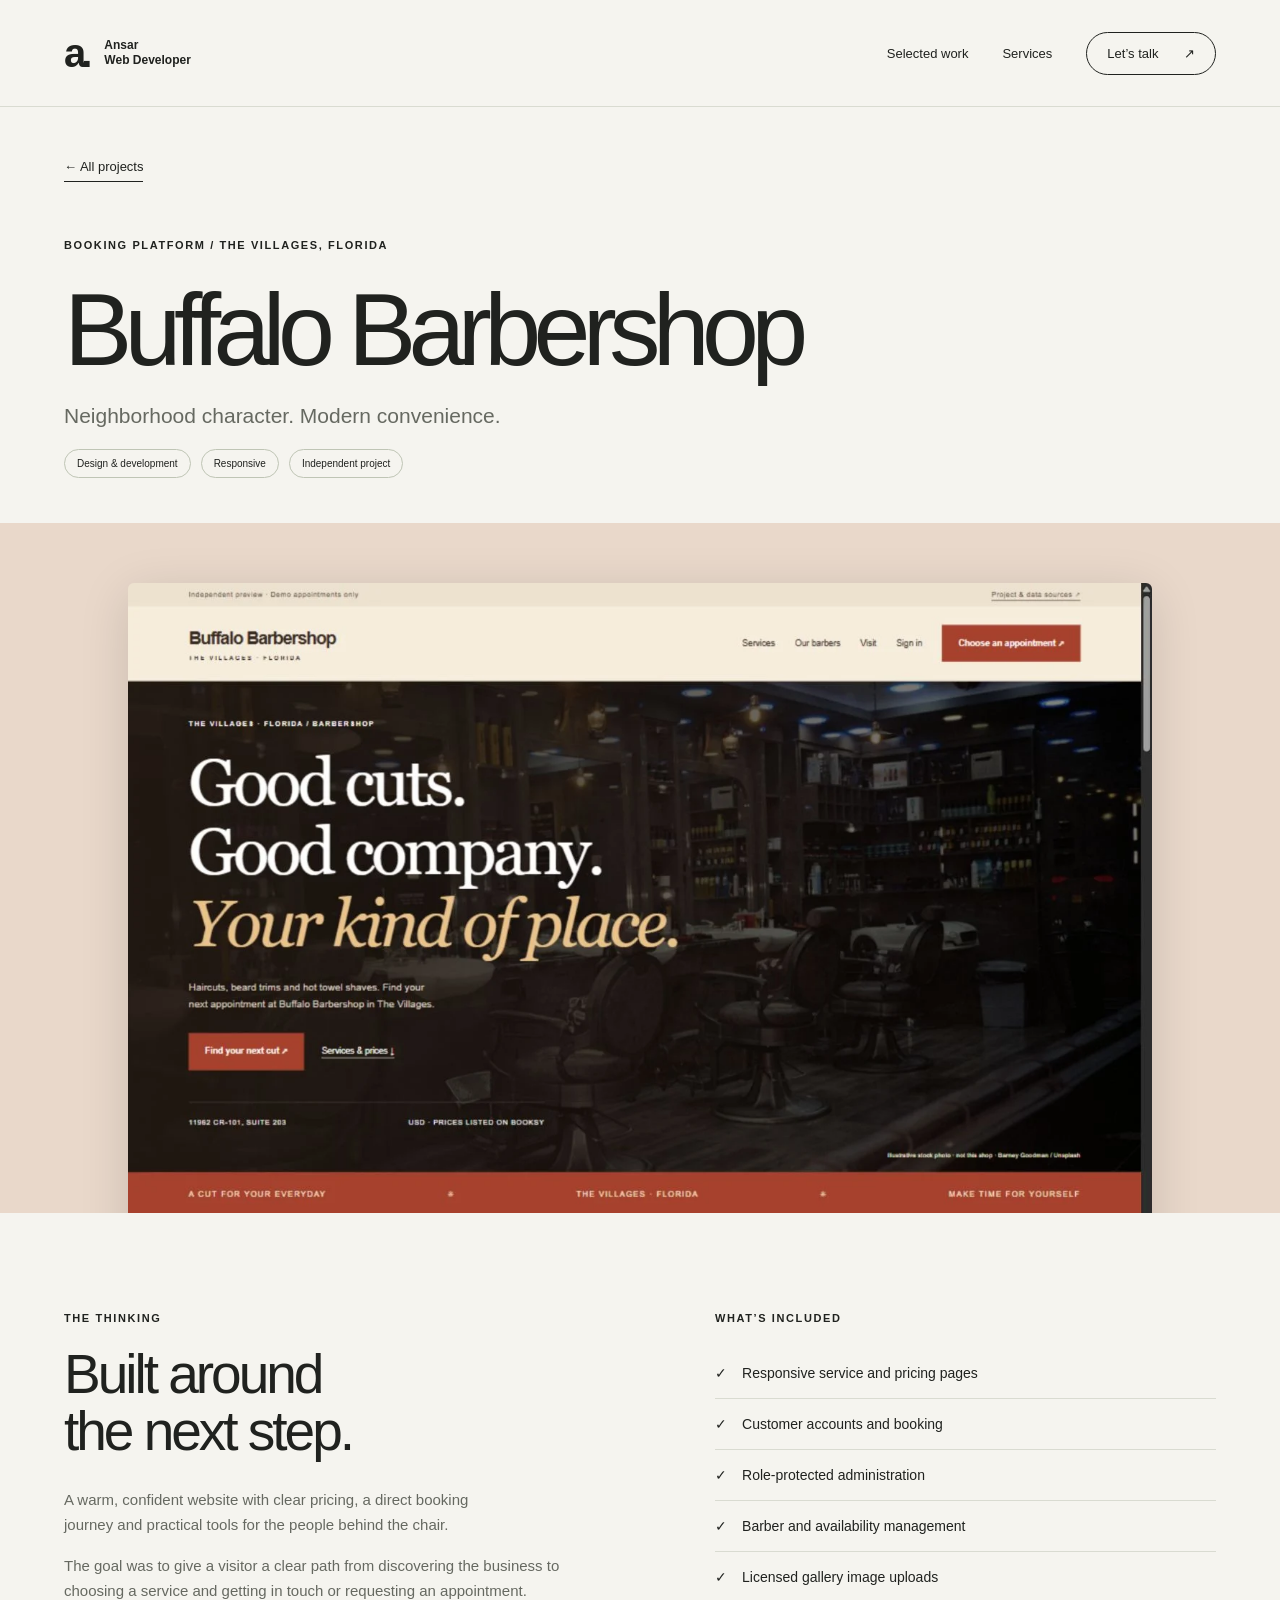
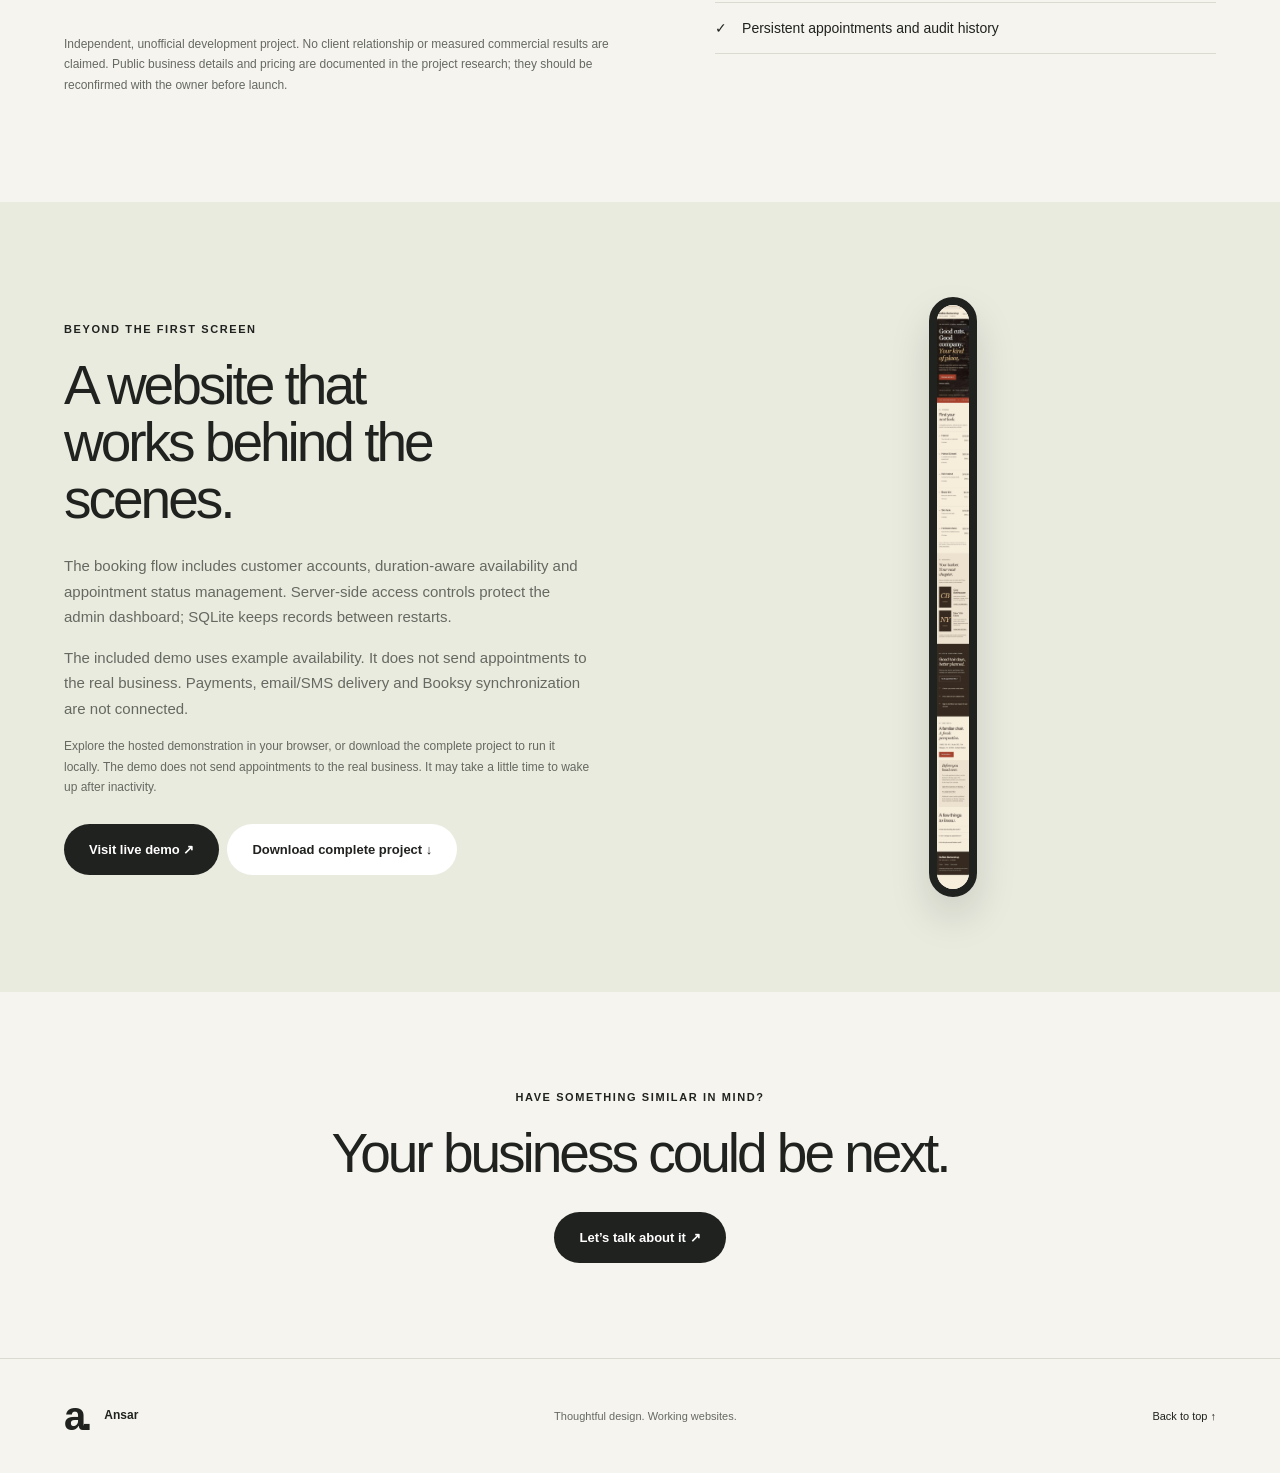
<file: buffalo.html>
<!doctype html><html lang="en"><head><meta charset="utf-8"><meta name="viewport" content="width=device-width,initial-scale=1"><meta name="theme-color" content="#f5f4ef"><title>Buffalo Barbershop — Website project</title><meta name="description" content="A warm, confident website with clear pricing, a direct booking journey and practical tools for the people behind the chair."><meta property="og:title" content="Buffalo Barbershop — Website project"><meta property="og:description" content="A warm, confident website with clear pricing, a direct booking journey and practical tools for the people behind the chair."><meta property="og:type" content="website"><link rel="icon" href="assets/favicon.svg" type="image/svg+xml"><link rel="stylesheet" href="styles.css"><script src="config.js" defer></script><script src="script.js" defer></script></head><body><a class="skip" href="#main">Skip to content</a><header class="header"><a class="brand" href="index.html" aria-label="Portfolio home"><span class="brand-symbol">a.</span><span data-brand>Independent<br>Web Developer</span></a><nav aria-label="Main navigation"><a href="index.html#work">Selected work</a><a href="index.html#services">Services</a><a class="nav-contact" href="index.html#contact">Let’s talk <span aria-hidden="true">↗</span></a></nav></header><main id="main"><section class="case-hero section"><a class="text-link" href="index.html#work">← All projects</a><div class="case-meta eyebrow">Booking platform / The Villages, Florida</div><h1>Buffalo Barbershop</h1><p class="case-headline">Neighborhood character. Modern convenience.</p><div class="case-tags"><span class="pill">Design & development</span><span class="pill">Responsive</span><span class="pill">Independent project</span></div></section><div class="case-cover rose"><img src="assets/buffalo.webp" alt="Buffalo Barbershop desktop website" width="1440" height="900"></div><section class="case-overview section"><div><span class="eyebrow">The thinking</span><h2>Built around<br>the next step.</h2><p class="intro">A warm, confident website with clear pricing, a direct booking journey and practical tools for the people behind the chair.</p><p>The goal was to give a visitor a clear path from discovering the business to choosing a service and getting in touch or requesting an appointment.</p><p class="project-note">Independent, unofficial development project. No client relationship or measured commercial results are claimed. Public business details and pricing are documented in the project research; they should be reconfirmed with the owner before launch.</p></div><div><span class="eyebrow">What’s included</span><ul class="feature-list"><li><span>✓</span>Responsive service and pricing pages</li><li><span>✓</span>Customer accounts and booking</li><li><span>✓</span>Role-protected administration</li><li><span>✓</span>Barber and availability management</li><li><span>✓</span>Licensed gallery image uploads</li><li><span>✓</span>Persistent appointments and audit history</li></ul></div></section><section class="case-details section"><div><span class="eyebrow">Beyond the first screen</span><h2>A website that<br>works behind the scenes.</h2><p>The booking flow includes customer accounts, duration-aware availability and appointment status management. Server-side access controls protect the admin dashboard; SQLite keeps records between restarts.</p><p>The included demo uses example availability. It does not send appointments to the real business. Payments, email/SMS delivery and Booksy synchronization are not connected.</p><p class="runtime-note">Explore the hosted demonstration in your browser, or download the complete project to run it locally. The demo does not send appointments to the real business. It may take a little time to wake up after inactivity.</p><a class="button dark" href="https://buffalo-barbershop.onrender.com/" target="_blank" rel="noopener noreferrer">Visit live demo ↗ <span class="sr-only">(opens in a new tab)</span></a><a class="button light" href="downloads/buffalo-barbershop.zip" download>Download complete project ↓</a></div><img class="mobile-shot" src="assets/buffalo-mobile.webp" alt="Buffalo Barbershop mobile website" loading="lazy"></section><section class="case-cta section"><span class="eyebrow">Have something similar in mind?</span><h2>Your business could be next.</h2><a class="button dark" href="index.html#contact">Let’s talk about it ↗</a></section></main><footer><a class="brand" href="index.html"><span class="brand-symbol">a.</span><span data-name>Independent Web Developer</span></a><p>Thoughtful design. Working websites.</p><a href="#main">Back to top ↑</a></footer></body></html>
</file>
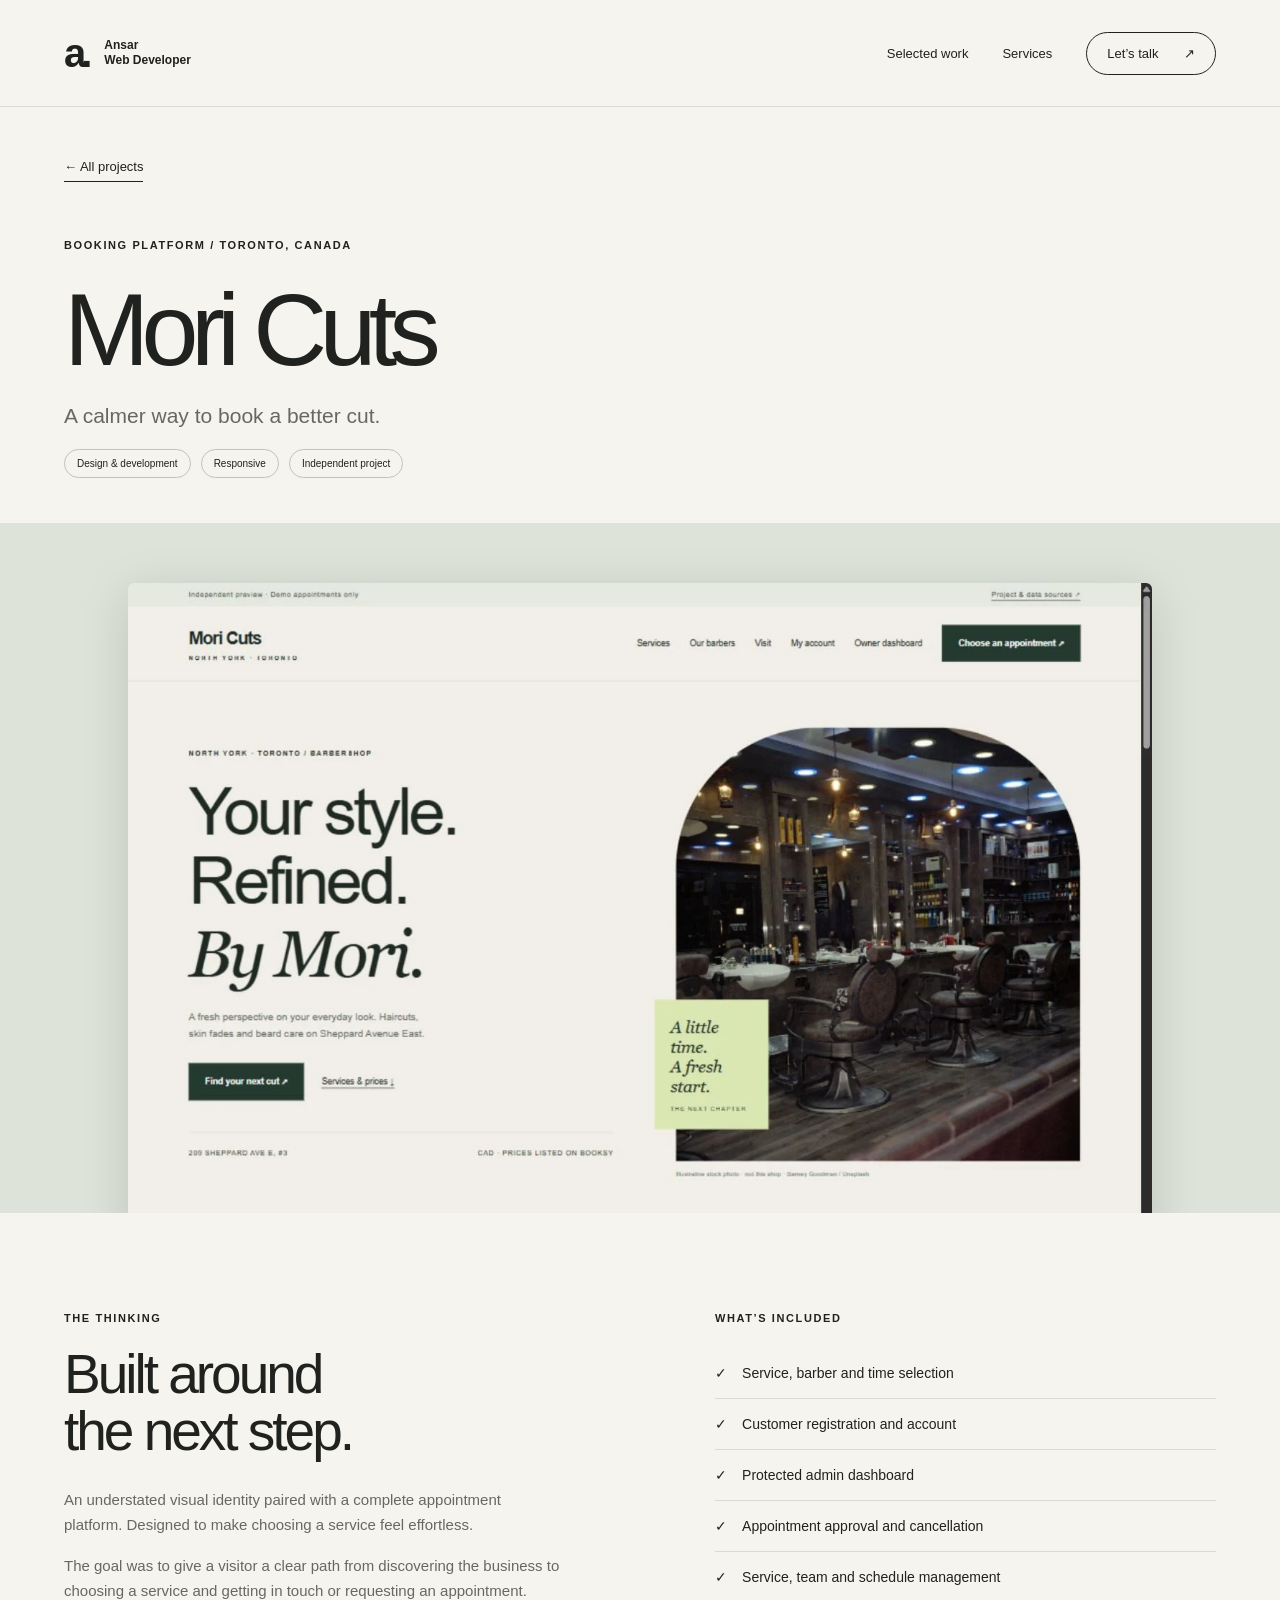
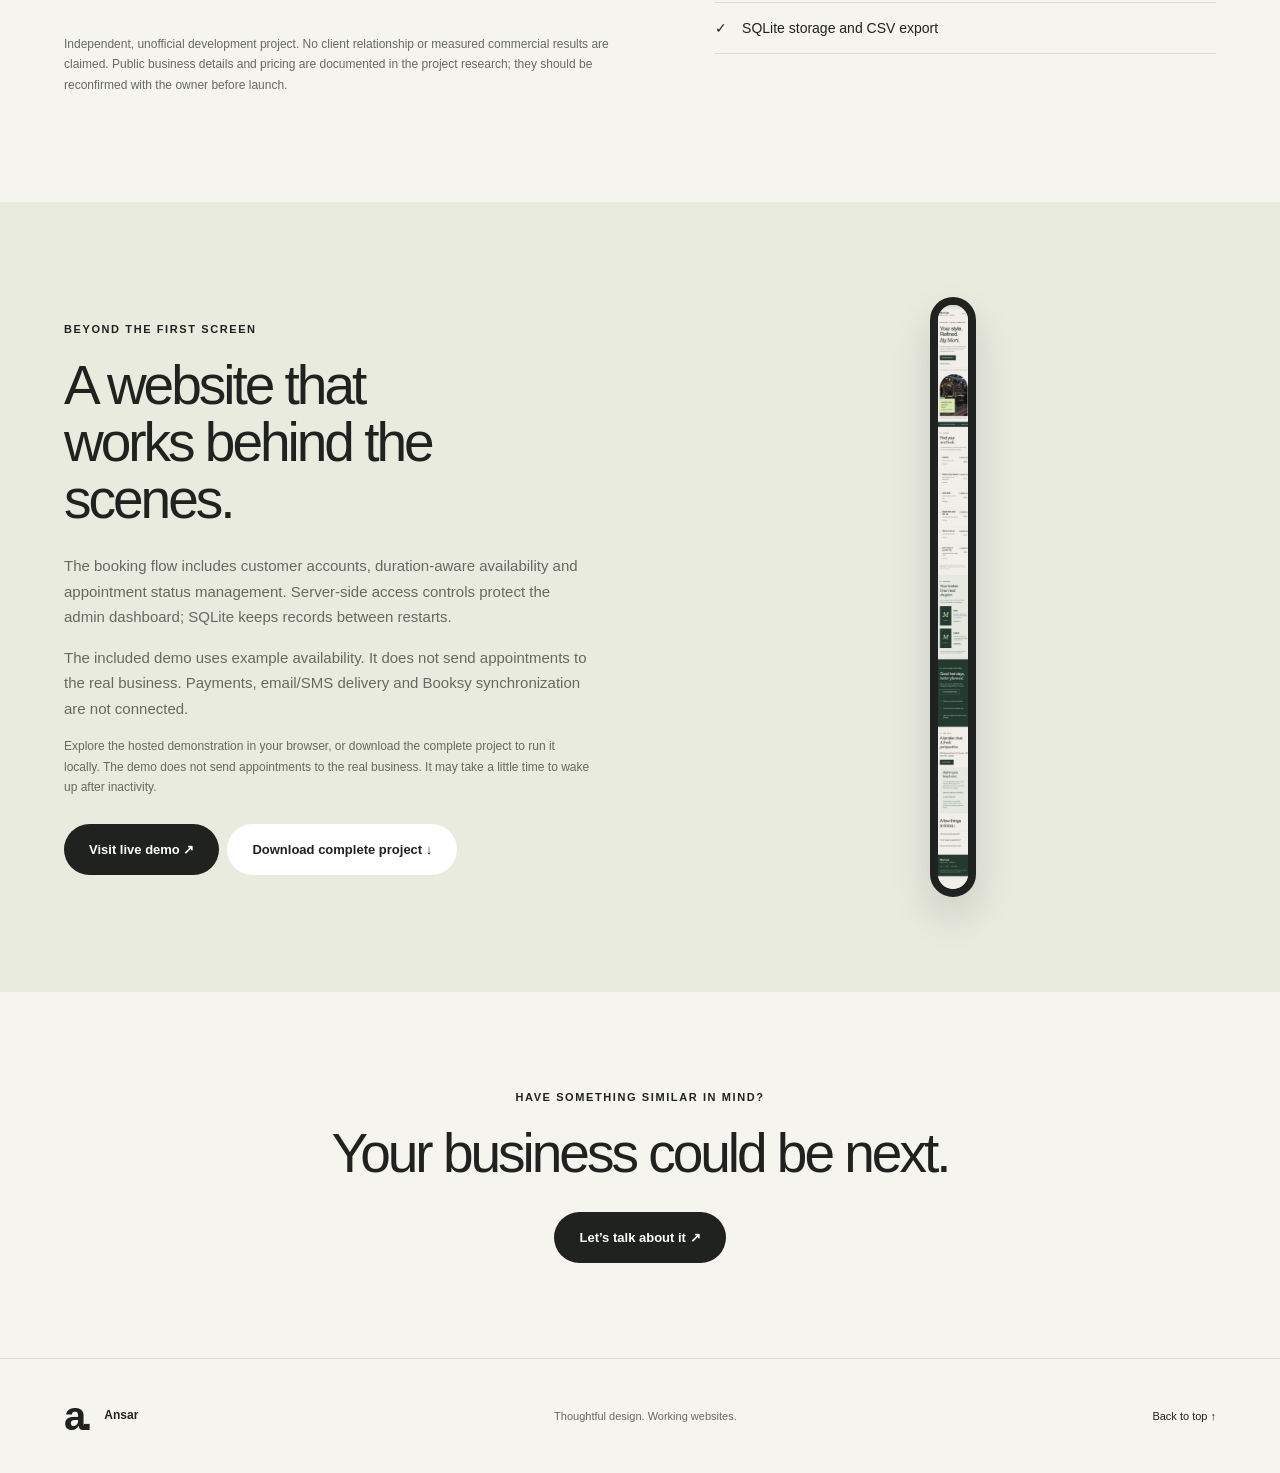
<file: mori.html>
<!doctype html><html lang="en"><head><meta charset="utf-8"><meta name="viewport" content="width=device-width,initial-scale=1"><meta name="theme-color" content="#f5f4ef"><title>Mori Cuts — Website project</title><meta name="description" content="An understated visual identity paired with a complete appointment platform. Designed to make choosing a service feel effortless."><meta property="og:title" content="Mori Cuts — Website project"><meta property="og:description" content="An understated visual identity paired with a complete appointment platform. Designed to make choosing a service feel effortless."><meta property="og:type" content="website"><link rel="icon" href="assets/favicon.svg" type="image/svg+xml"><link rel="stylesheet" href="styles.css"><script src="config.js" defer></script><script src="script.js" defer></script></head><body><a class="skip" href="#main">Skip to content</a><header class="header"><a class="brand" href="index.html" aria-label="Portfolio home"><span class="brand-symbol">a.</span><span data-brand>Independent<br>Web Developer</span></a><nav aria-label="Main navigation"><a href="index.html#work">Selected work</a><a href="index.html#services">Services</a><a class="nav-contact" href="index.html#contact">Let’s talk <span aria-hidden="true">↗</span></a></nav></header><main id="main"><section class="case-hero section"><a class="text-link" href="index.html#work">← All projects</a><div class="case-meta eyebrow">Booking platform / Toronto, Canada</div><h1>Mori Cuts</h1><p class="case-headline">A calmer way to book a better cut.</p><div class="case-tags"><span class="pill">Design & development</span><span class="pill">Responsive</span><span class="pill">Independent project</span></div></section><div class="case-cover sage"><img src="assets/mori.webp" alt="Mori Cuts desktop website" width="1440" height="900"></div><section class="case-overview section"><div><span class="eyebrow">The thinking</span><h2>Built around<br>the next step.</h2><p class="intro">An understated visual identity paired with a complete appointment platform. Designed to make choosing a service feel effortless.</p><p>The goal was to give a visitor a clear path from discovering the business to choosing a service and getting in touch or requesting an appointment.</p><p class="project-note">Independent, unofficial development project. No client relationship or measured commercial results are claimed. Public business details and pricing are documented in the project research; they should be reconfirmed with the owner before launch.</p></div><div><span class="eyebrow">What’s included</span><ul class="feature-list"><li><span>✓</span>Service, barber and time selection</li><li><span>✓</span>Customer registration and account</li><li><span>✓</span>Protected admin dashboard</li><li><span>✓</span>Appointment approval and cancellation</li><li><span>✓</span>Service, team and schedule management</li><li><span>✓</span>SQLite storage and CSV export</li></ul></div></section><section class="case-details section"><div><span class="eyebrow">Beyond the first screen</span><h2>A website that<br>works behind the scenes.</h2><p>The booking flow includes customer accounts, duration-aware availability and appointment status management. Server-side access controls protect the admin dashboard; SQLite keeps records between restarts.</p><p>The included demo uses example availability. It does not send appointments to the real business. Payments, email/SMS delivery and Booksy synchronization are not connected.</p><p class="runtime-note">Explore the hosted demonstration in your browser, or download the complete project to run it locally. The demo does not send appointments to the real business. It may take a little time to wake up after inactivity.</p><a class="button dark" href="https://mori-cuts.onrender.com/" target="_blank" rel="noopener noreferrer">Visit live demo ↗ <span class="sr-only">(opens in a new tab)</span></a><a class="button light" href="downloads/mori-cuts.zip" download>Download complete project ↓</a></div><img class="mobile-shot" src="assets/mori-mobile.webp" alt="Mori Cuts mobile website" loading="lazy"></section><section class="case-cta section"><span class="eyebrow">Have something similar in mind?</span><h2>Your business could be next.</h2><a class="button dark" href="index.html#contact">Let’s talk about it ↗</a></section></main><footer><a class="brand" href="index.html"><span class="brand-symbol">a.</span><span data-name>Independent Web Developer</span></a><p>Thoughtful design. Working websites.</p><a href="#main">Back to top ↑</a></footer></body></html>
</file>
<file: styles.css>
:root{--paper:#f5f4ef;--ink:#20221f;--muted:#666961;--line:#d9dbd1;--accent:#d9f46c}*{box-sizing:border-box}html{scroll-behavior:smooth;scroll-padding-top:30px}body{margin:0;background:var(--paper);color:var(--ink);font-family:Arial,Helvetica,sans-serif;-webkit-font-smoothing:antialiased}a{color:inherit;text-decoration:none}button,input,textarea,select{font:inherit}button,a,input,select,textarea{touch-action:manipulation}a:focus-visible,button:focus-visible,input:focus-visible,textarea:focus-visible,select:focus-visible{outline:3px solid #547300;outline-offset:5px}::selection{background:var(--accent)}.skip{position:fixed;top:-80px;left:20px;background:var(--ink);color:white;padding:16px;z-index:20}.skip:focus{top:10px}.header,footer{max-width:1440px;margin:auto;padding:28px 5%;display:flex;align-items:center;justify-content:space-between}.header{border-bottom:1px solid var(--line)}.brand{display:flex;align-items:center;gap:12px;font-size:12px;line-height:1.25;font-weight:600}.brand-symbol{font-size:40px;letter-spacing:-5px;font-weight:900;padding-right:5px}.header nav{display:flex;gap:34px;align-items:center;font-size:13px}.nav-contact{border:1px solid var(--ink);border-radius:30px;padding:13px 20px}.nav-contact span{margin-left:22px}.hero{max-width:1440px;margin:auto;padding:46px 5% 65px;position:relative;overflow:hidden}.hero-top{display:flex;justify-content:space-between;gap:20px}.eyebrow{text-transform:uppercase;font-size:11px;letter-spacing:1.6px;line-height:1.6;font-weight:600}.status-dot{display:inline-block;width:8px;height:8px;border-radius:50%;background:#60782d;margin-right:7px}.hero-index{font-size:11px;color:var(--muted)}h1,h2,h3,p{margin-top:0}h1{font-size:clamp(64px,8.9vw,130px);letter-spacing:-.075em;line-height:.97;font-weight:500;margin:57px 0 38px;max-width:1050px}h1 span{color:#777e6e}em{font-family:Georgia,'Times New Roman',serif;font-weight:400;letter-spacing:-.065em}.hero-bottom{display:flex;gap:60px;align-items:center;max-width:775px}.hero-bottom p{font-size:17px;line-height:1.65;max-width:415px;margin:0}.button{border:0;border-radius:30px;display:inline-flex;gap:35px;align-items:center;justify-content:space-between;padding:18px 25px;font-size:13px;font-weight:600;cursor:pointer;white-space:nowrap;transition:transform .2s,background .2s}.button:hover{transform:translateY(-3px)}.dark{background:var(--ink);color:#fff}.dark:hover{background:#41473a}.light{background:white;color:var(--ink)}.hero-sticker{position:absolute;right:6%;bottom:52px;width:175px;height:175px;background:var(--accent);border-radius:50%;padding:38px 22px;text-align:center;transform:rotate(9deg);font-size:10px;line-height:1.5}.hero-sticker b{display:block;font-size:16px;line-height:1.15;margin:9px 0}.hero-sticker>span{font-size:20px}.ticker{background:var(--ink);color:var(--paper);display:flex;gap:30px;align-items:center;justify-content:center;padding:24px 20px;flex-wrap:wrap;font-size:12px}.ticker i{color:var(--accent);font-size:20px;font-style:normal}.section{max-width:1440px;margin:auto;padding:95px 5%}.section-heading{display:flex;justify-content:space-between;gap:35px;align-items:flex-end;margin-bottom:48px}h2{font-weight:500;font-size:clamp(38px,4.3vw,62px);letter-spacing:-.055em;line-height:1.04;margin:18px 0 0}.section-heading>p{font-size:14px;line-height:1.7;color:var(--muted);margin:0}.projects{display:grid;grid-template-columns:1fr 1fr;gap:45px 28px}.project:first-child{grid-column:1/-1}.project-image{display:block;padding:35px 35px 0;border-radius:10px;position:relative;overflow:hidden;height:350px;background:#e0e5db}.project:first-child .project-image{height:540px;padding:55px 95px 0}.project.sage .project-image,.sage.case-cover{background:#dde3d8}.project.rose .project-image,.rose.case-cover{background:#e9d8ca}.project.lime .project-image,.lime.case-cover{background:#dce7b9}.project-image img{display:block;width:100%;height:auto;transition:transform .5s;box-shadow:0 15px 45px #20221f20}.project-image:hover img{transform:translateY(-10px)}.browser-bar{height:25px;background:#fff;border-radius:6px 6px 0 0;display:flex;align-items:center;gap:4px;padding:0 10px}.browser-bar i{height:5px;width:5px;border-radius:50%;background:#ddd}.browser-bar span{margin:auto;font-size:8px;color:#777}.view-project{position:absolute;right:22px;bottom:22px;border-radius:30px;padding:13px 18px;background:var(--ink);color:white;font-size:11px}.project-caption{display:flex;justify-content:space-between;gap:12px;padding-top:22px;align-items:center}.project-caption h3{font-size:25px;font-weight:500;letter-spacing:-1px;margin:8px 0}.project-caption p{font-size:12px;color:var(--muted);margin:0}.pill{display:inline-block;border:1px solid #bfc5b5;padding:8px 12px;font-size:10px;border-radius:20px;white-space:nowrap}.project-note{color:var(--muted);font-size:12px;line-height:1.7;margin-top:30px;max-width:780px}.services{border-top:1px solid var(--line)}.service-grid{display:grid;grid-template-columns:repeat(3,1fr);gap:30px}.service-grid article{border-top:1px solid var(--ink);padding-top:24px}.service-icon{font-size:35px;display:block;margin-bottom:40px}.service-grid h3{font-size:23px;letter-spacing:-.7px;font-weight:500}.service-grid p,.approach p,.case-overview p,.case-details p{font-size:15px;line-height:1.7;color:var(--muted)}.service-grid article>span:last-child{display:block;font-size:11px;margin-top:28px}.approach{background:#e9ebdf;display:grid;grid-template-columns:1fr 1fr;gap:100px}.intro{max-width:440px;margin-top:27px}.text-link{display:inline-block;border:0;border-bottom:1px solid var(--ink);padding:7px 0;background:transparent;font-size:13px;cursor:pointer}.steps{list-style:none;margin:0;padding:0}.steps li{display:flex;gap:28px;border-top:1px solid #bfc5b5;padding:24px 0}.steps li>span{font-size:11px;padding-top:5px}.steps h3{font-size:18px;font-weight:500;margin-bottom:8px}.steps p{font-size:13px;margin:0}.contact{display:grid;grid-template-columns:1fr 1fr;gap:100px}.contact h2{font-size:clamp(46px,5.7vw,82px)}.contact>div>p{font-size:15px;line-height:1.7;max-width:330px;margin-top:30px;color:var(--muted)}.contact-direct{display:block;font-size:18px;margin:25px 0;text-decoration:underline;text-underline-offset:5px}.contact-links{display:flex;gap:20px;font-size:12px;margin-top:20px}form{display:grid;gap:10px}label{font-size:12px;font-weight:600;margin-top:10px}input,select,textarea{width:100%;border:0;border-bottom:1px solid #aeb3a4;background:transparent;border-radius:0;padding:11px 0;color:var(--ink);font-size:14px}textarea{resize:vertical}form .button{margin-top:15px;width:100%}.form-note{font-size:11px;line-height:1.6;color:var(--muted);margin-bottom:0}#form-status{font-size:12px;line-height:1.5}footer{border-top:1px solid var(--line);padding-top:32px;padding-bottom:32px;font-size:11px}footer p{margin:0;color:var(--muted)}.case-hero{padding-top:45px;padding-bottom:45px}.case-meta{margin-top:55px}.case-hero h1{font-size:clamp(52px,8vw,110px);margin:25px 0}.case-headline{font-size:21px;color:var(--muted)}.case-tags{display:flex;gap:10px;flex-wrap:wrap}.case-cover{padding:60px 10% 0;max-height:690px;overflow:hidden}.case-cover img{width:100%;height:auto;display:block;box-shadow:0 10px 50px #0002;border-radius:6px}.case-overview{display:grid;grid-template-columns:1.1fr 1fr;gap:100px}.feature-list{list-style:none;padding:20px 0 0;margin:0}.feature-list li{padding:17px 0;border-bottom:1px solid var(--line);font-size:14px}.feature-list span{margin-right:15px}.case-details{background:#e9ebdf;display:grid;grid-template-columns:1fr 1fr;gap:100px;align-items:center}.case-details h2{margin-bottom:25px}.case-details .button{margin:15px 8px 0 0}.mobile-shot{max-width:270px;max-height:600px;object-fit:cover;object-position:top;border:8px solid var(--ink);border-radius:25px;justify-self:center;box-shadow:0 20px 40px #0002}.case-cta{text-align:center}.case-cta .button{margin-top:30px}.runtime-note{font-size:12px!important}.case-overview .project-note{font-size:12px}
@media(min-width:1500px){.case-cover{padding-left:max(10%,calc((100vw - 1180px)/2));padding-right:max(10%,calc((100vw - 1180px)/2))}}@media(max-width:1000px){.hero-sticker{display:none}.hero-bottom{max-width:100%}.project:first-child .project-image{padding:35px 40px 0;height:430px}.project-image{padding:25px 20px 0;height:270px}.project-caption{align-items:flex-start}.project-caption .pill{display:none}.approach,.contact,.case-overview,.case-details{gap:45px}.hero-index{display:none}.ticker{gap:18px}.ticker span{font-size:10px}}
@media(max-width:640px){.header{padding:19px 6%}.brand-symbol{font-size:34px}.brand{font-size:10px}.header nav{gap:15px;font-size:11px}.header nav>a:first-child{display:none}.nav-contact{padding:10px 13px}.nav-contact span{margin-left:8px}.hero{padding:30px 6% 42px}.eyebrow{font-size:9px;letter-spacing:1.2px}h1{font-size:clamp(57px,12vw,78px);margin:42px 0 27px}.hero-bottom{display:block}.hero-bottom p{font-size:14px;max-width:340px}.hero-bottom .button{margin-top:25px}.ticker{justify-content:flex-start;gap:14px;padding:17px 6%}.ticker span:last-child,.ticker i:last-of-type{display:none}.ticker i{font-size:14px}.section{padding:60px 6%}.section-heading{display:block;margin-bottom:30px}.section-heading>p{margin-top:22px;font-size:12px}h2{font-size:39px}.projects{grid-template-columns:1fr;gap:35px}.project:first-child{grid-column:auto}.project:first-child .project-image,.project-image{height:260px;padding:28px 20px 0}.project-caption h3{font-size:23px}.project-note{font-size:10px}.service-grid{grid-template-columns:1fr;gap:35px}.service-icon{margin-bottom:22px}.service-grid article>span:last-child{margin-top:18px}.approach,.contact,.case-overview,.case-details{grid-template-columns:1fr;gap:40px}.contact h2{font-size:54px}.contact .intro{font-size:14px}footer{padding:25px 6%;flex-wrap:wrap;gap:20px}footer p{display:none}.case-hero h1{font-size:58px}.case-meta{margin-top:35px}.case-headline{font-size:18px;line-height:1.5}.case-cover{padding:30px 6% 0;max-height:300px}.case-details .button{white-space:normal}.case-cta h2{font-size:38px}}@media(prefers-reduced-motion:reduce){html{scroll-behavior:auto}*,*:before,*:after{transition:none!important;animation:none!important}}

/* AI campaign */
.service-grid{grid-template-columns:repeat(2,minmax(0,1fr))}.service-grid article .text-link{margin-top:18px}.campaign-project{grid-column:1/-1}.campaign-project .campaign-thumb{height:580px;padding:32px;background:#deddd0;display:flex;justify-content:center}.campaign-project .campaign-thumb img{width:auto;height:100%;object-fit:contain;box-shadow:0 15px 45px #20221f25}.campaign-project .campaign-thumb:hover img{transform:scale(1.025)}.campaign-showcase{padding:55px 6%;background:#deddd0;display:flex;justify-content:center}.campaign-showcase img{width:100%;max-width:780px;height:auto;box-shadow:0 20px 60px #20221f20}.case-overview .text-link{display:block;width:max-content;margin-top:18px}.campaign-cta-note{margin:25px auto 0}@media(max-width:640px){.service-grid{grid-template-columns:1fr}.campaign-project .campaign-thumb{height:400px;padding:20px}.campaign-showcase{padding:25px 6%}}

.live-site-link{margin-top:12px}.sr-only{position:absolute;width:1px;height:1px;padding:0;margin:-1px;overflow:hidden;clip:rect(0,0,0,0);white-space:nowrap;border:0}
</file>
<file: projects/archer/styles.css>
@charset "UTF-8";
:root{--ink:#182824;--paper:#f4f1e8;--lime:#d2e792;--muted:#b5c1b8;--line:#cdd0c4}*{box-sizing:border-box}html{scroll-behavior:smooth;scroll-padding-top:30px}body{margin:0;background:var(--paper);color:var(--ink);font-family:Arial,Helvetica,sans-serif;line-height:1.6}a{color:inherit;text-underline-offset:5px}button{font:inherit;cursor:pointer}a,button,summary{-webkit-tap-highlight-color:transparent}a:focus-visible,button:focus-visible,summary:focus-visible{outline:3px solid #b86b30;outline-offset:6px}h1,h2,h3,p,figure{margin:0}h1,h2,h3{line-height:1.03;font-weight:600;letter-spacing:-.055em}h2{font-size:clamp(2.6rem,5vw,4.8rem)}h3{font-size:2rem}em{font-family:Georgia,serif;font-weight:400}p+p{margin-top:18px}.sr-only{position:absolute;width:1px;height:1px;overflow:hidden;clip-path:inset(50%)}.skip{clip-path:inset(50%);position:fixed;top:-100px;left:20px;z-index:10;padding:12px;background:var(--lime)}.skip:focus{clip-path:none;top:10px}.concept-bar{background:var(--lime);display:flex;justify-content:center;gap:20px;padding:9px 20px;font-size:11px;letter-spacing:.06em}.concept-bar span{letter-spacing:0}.header{background:var(--ink);color:var(--paper);display:flex;align-items:center;justify-content:space-between;padding:28px 5.5%;border-bottom:1px solid #ffffff24}.brand{display:flex;align-items:center;gap:12px;text-decoration:none;font-weight:800;font-size:19px;letter-spacing:-.04em;line-height:1}.brand small{display:block;font-size:11px;letter-spacing:.22em;margin-top:7px}.brand img{flex-shrink:0}.header nav{display:flex;align-items:center;gap:34px;font-size:13px}.header nav a{text-decoration:none}.nav-cta{border:1px solid #ffffff55;padding:12px 20px}.nav-cta span{margin-left:20px}.menu-toggle{display:none;color:var(--paper);background:transparent;border:1px solid #ffffff55;padding:9px 14px}.hero{background:var(--ink);color:var(--paper);display:grid;grid-template-columns:1.1fr 1fr;min-height:720px}.hero-copy{padding:70px 7% 32px 10%;display:flex;flex-direction:column}.eyebrow{font-size:11px;letter-spacing:.15em;font-weight:700;line-height:1.6}.dot{display:inline-block;width:6px;height:6px;border-radius:50%;background:var(--lime);margin-right:9px}.hero h1{font-size:clamp(3.5rem,6.3vw,6.3rem);margin:32px 0 24px}.hero h1 em{color:var(--lime);letter-spacing:-.07em}.intro{color:var(--muted);font-size:15px}.actions{display:flex;align-items:center;gap:26px;margin-top:32px;flex-wrap:wrap}.button{display:inline-flex;justify-content:space-between;align-items:center;gap:35px;padding:16px 22px;background:var(--lime);color:var(--ink);text-decoration:none;font-size:13px;font-weight:700;transition:background .2s,transform .2s}.button:hover{background:#e1f2b1;transform:translateY(-2px)}.text-link{font-size:13px;text-decoration:none}.text-link span{margin-left:15px}.hero-foot{margin-top:auto;padding-top:45px;display:flex;gap:25px;font-size:9px;letter-spacing:.12em;color:var(--muted)}.hero-art{position:relative;background:#263a31;overflow:hidden;min-width:0}.hero-art>img{display:block;width:100%;height:100%;object-fit:cover;max-height:790px}.art-label{position:absolute;top:28px;left:28px;writing-mode:vertical-rl;font-size:10px;letter-spacing:.22em}.hero-art figcaption{position:absolute;bottom:20px;left:20px;right:20px;font-size:10px;color:#e5e9df}.art-stamp{position:absolute;right:28px;top:30px;border:1px solid #d2e79277;border-radius:50%;width:95px;height:95px;text-align:center;font:italic 48px Georgia;color:var(--lime);padding-top:6px;line-height:1.1;transform:rotate(12deg)}.art-stamp small{display:block;font:8px Arial;letter-spacing:.1em}.ticker{padding:21px 5.5%;display:flex;justify-content:space-between;gap:25px;background:var(--lime);font-size:13px;font-weight:700;letter-spacing:.13em;overflow:hidden;white-space:nowrap}.section{padding:100px 7%;}.services{display:grid;grid-template-columns:1fr 1.25fr;gap:10%}.section-heading h2,.visit h2,.contact h2,.project h2{margin-top:22px}.section-heading>p:last-child{margin-top:25px;max-width:340px;color:#526058;font-size:14px}.service-list article{border-top:1px solid var(--line);padding:30px 0;display:flex;gap:22px;align-items:flex-start}.service-list article>span:last-child{margin-left:auto;font-size:25px}.number{font-size:11px;padding-top:7px}.service-list h3{font-size:30px}.service-list article p{font-size:13px;color:#526058;max-width:340px;margin-top:14px}.source-note{border-top:1px solid var(--line);padding-top:20px;font-size:11px;color:#526058}.statement{position:relative;overflow:hidden;background:var(--ink);color:var(--paper);padding:85px 7%;}.statement .eyebrow{color:var(--lime)}.statement-text{font-size:clamp(2.7rem,5.6vw,5.5rem);line-height:1.1;letter-spacing:-.05em;margin:25px 0 30px}.statement-text em{color:var(--lime)}.light-link{font-size:13px}.light-link span{margin-left:25px}.statement-star{position:absolute;right:6%;top:18%;font-size:230px;line-height:1;color:var(--lime)}.visit{display:grid;grid-template-columns:1fr 1fr;gap:10%;align-items:center}.visit address{font-style:normal;margin:28px 0;font-size:17px}.dark{background:var(--ink);color:var(--paper)}.dark:hover{background:#304c40}.fine{font-size:11px;color:#526058;margin-top:16px}.location-art{position:relative;min-height:430px;background:#dedfd2;overflow:hidden;border:1px solid #c7cbbc;background-image:linear-gradient(#18282408 1px,transparent 1px),linear-gradient(90deg,#18282408 1px,transparent 1px);background-size:32px 32px}.street{position:absolute;background:var(--paper);font-size:10px;letter-spacing:.2em;text-align:center;line-height:44px;width:145%;left:-23%}.street-one{top:49%;transform:rotate(-38deg)}.street-two{top:43%;transform:rotate(40deg);background:#e9eadd}.location-card{position:absolute;top:75px;left:50%;transform:translateX(-50%) rotate(-7deg);background:var(--ink);color:var(--paper);padding:27px;text-align:center;width:190px;box-shadow:10px 15px 0 #18282414}.location-card img{display:block;margin:0 auto 15px}.location-card strong{font-size:22px;line-height:1.1;display:block}.location-card span{font-size:10px;display:block;margin-top:17px}.map-caption{position:absolute;bottom:20px;left:20px;right:20px;font-size:8px;letter-spacing:.1em}.contact{border-top:1px solid var(--line);display:grid;grid-template-columns:1fr 1fr;gap:10%}.contact>div>p:last-child{max-width:340px;margin-top:25px;font-size:14px;color:#526058}.contact-card{background:#e5e8db;padding:38px;align-self:center}.phone{display:block;font-size:clamp(1.3rem,2.5vw,2.4rem);letter-spacing:-.04em;margin-top:15px;text-decoration:none;font-weight:600}.phone span{float:right}.contact-card>p{font-size:12px}.copy-button{background:none;border:0;border-bottom:1px solid var(--ink);padding:10px 0;font-size:12px}.copy-button span{margin-left:15px}#copy-status:empty{display:none}#copy-status{margin-top:10px;color:#284e24}.contact-card hr{border:0;border-top:1px solid #18282428;margin:26px 0}.contact-card .eyebrow{font-size:10px}.faq{padding-top:0;display:grid;grid-template-columns:1fr 1fr;gap:10%}.faq h2{font-size:2.5rem}.faq details{border-top:1px solid var(--line);padding:20px 0}.faq details:last-child{border-bottom:1px solid var(--line)}summary{cursor:pointer;font-size:14px;font-weight:600;padding-right:12px}.faq details p{font-size:13px;color:#526058;margin-top:15px}.project{display:grid;grid-template-columns:1fr 1fr;gap:10%;background:#e5e8db}.project h2{font-size:2.8rem}.project>div>p{font-size:13px}.source-links{list-style:none;padding:0;font-size:11px;line-height:2.3;margin-top:25px}footer{display:flex;align-items:center;justify-content:space-between;gap:30px;background:var(--ink);color:var(--paper);padding:40px 7%}footer p,footer>a:last-child{font-size:11px;color:var(--muted)}[hidden]{display:none!important}
@media(min-width:1500px){.hero-copy{padding-left:max(10%,calc((100vw - 1280px)/2))}.hero{min-height:780px}.section{padding-left:max(7%,calc((100vw - 1280px)/2));padding-right:max(7%,calc((100vw - 1280px)/2))}}
@media(max-width:900px){.hero{min-height:650px}.hero-copy{padding-top:50px}.hero h1{font-size:4.4rem}.hero-art>img{object-position:55% center}.hero-foot{flex-direction:column;gap:5px}.header nav{gap:20px}.section{padding:70px 6%}.services,.visit,.contact,.faq,.project{gap:6%}.contact-card{padding:25px}.statement-star{font-size:160px;right:3%}.ticker{font-size:10px}.faq{padding-top:0}}
@media(max-width:650px){.concept-bar{justify-content:space-between;gap:10px;font-size:8px;padding:9px 5%}.concept-bar span{display:none}.header{padding:20px 6%;flex-wrap:wrap;gap:22px}.brand{font-size:17px}.brand img{width:32px;height:32px}.menu-toggle{display:block}.header nav{width:100%;flex-direction:column;align-items:stretch;gap:0}.header nav a{padding:13px 0}.header nav .nav-cta{padding:12px 15px;margin-top:8px}.hero{grid-template-columns:1fr}.hero-copy{padding:45px 6% 30px}.hero h1{font-size:clamp(3.3rem,12vw,4.8rem);margin-top:24px}.hero-foot{flex-direction:row;justify-content:space-between;padding-top:40px;gap:10px;font-size:8px}.hero-art{height:430px}.hero-art>img{object-fit:cover;object-position:50% 60%}.hero-art figcaption{font-size:9px}.art-stamp{width:75px;height:75px;font-size:35px}.ticker{justify-content:flex-start;gap:22px;font-size:9px;padding:17px 6%}.section{padding:58px 6%;grid-template-columns:1fr;gap:36px}.section-heading>p:last-child{max-width:100%}.service-list article{padding:25px 0}.statement{padding:58px 6%}.statement-text{font-size:2.9rem}.statement-star{font-size:80px;top:27px;right:17px;opacity:.25}.location-art{min-height:350px}.contact-card{padding:27px}.phone{font-size:1.8rem}.faq{padding-top:0}.project h2{font-size:2.5rem}footer{align-items:flex-start;flex-wrap:wrap;padding:35px 6%;gap:25px}footer p{flex-basis:100%;order:2}.source-links{line-height:1.8}.source-links li+li{margin-top:12px}}
@media(prefers-reduced-motion:reduce){html{scroll-behavior:auto}*,*::before,*::after{transition:none!important}}
</file>
